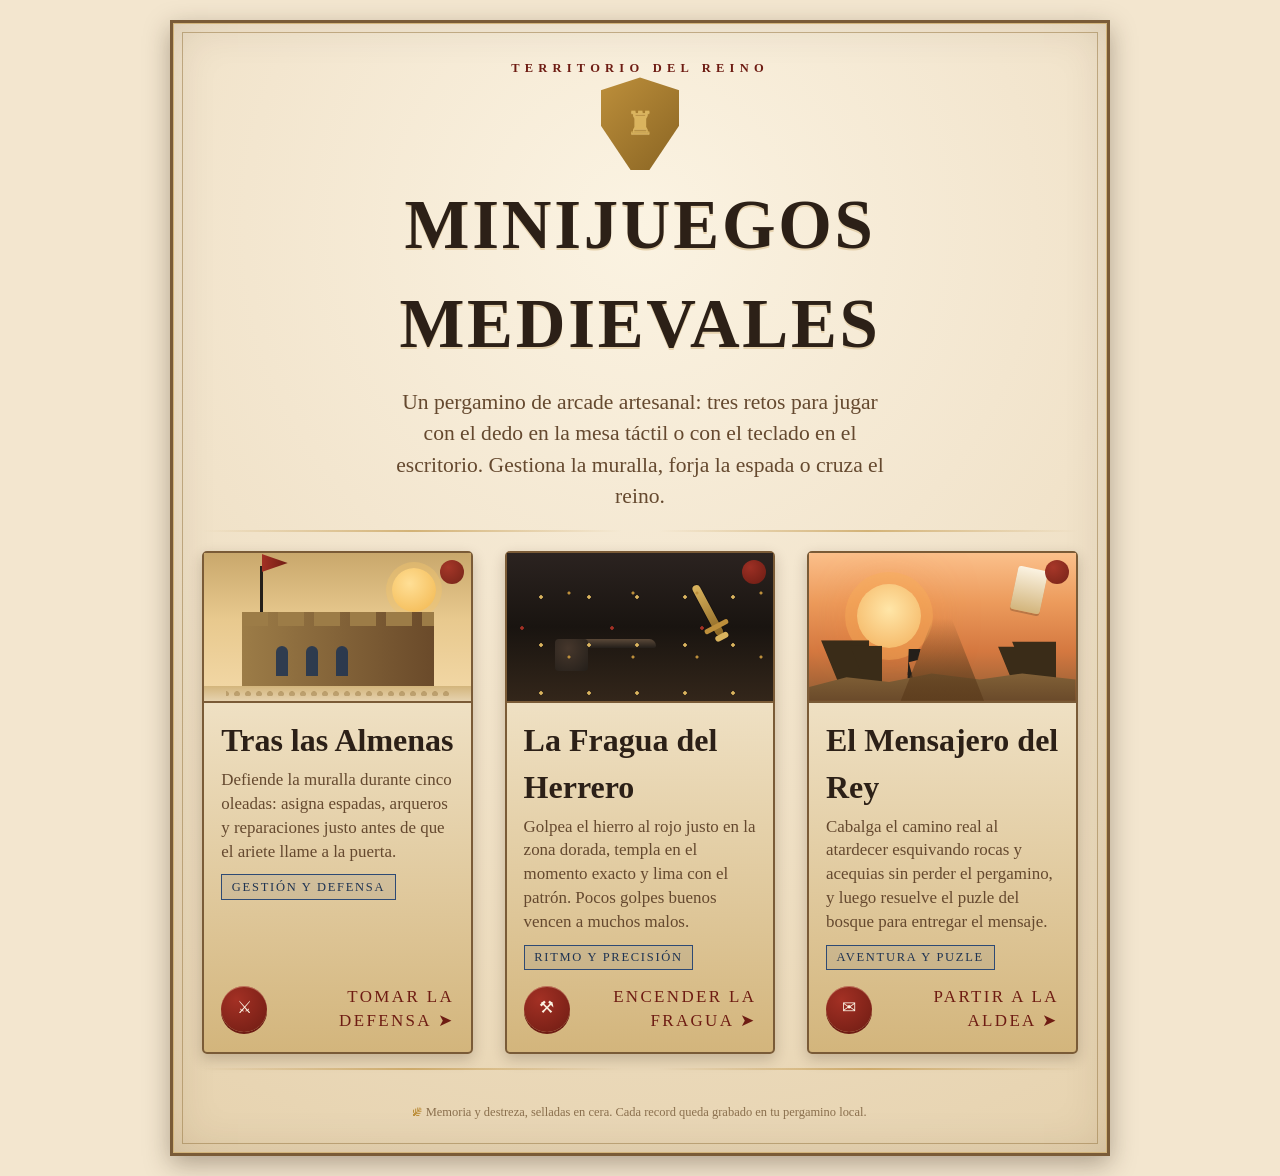
<file: index.html>
<!doctype html>
<html lang="es">
<head>
  <meta charset="utf-8">
  <meta name="viewport" content="width=device-width, initial-scale=1, viewport-fit=cover">
  <title>Minijuegos Medievales · Pergamino del Reino</title>
  <meta name="description" content="Pack de tres minijuegos arcade artesanales inspirados en el manuscrito medieval: almenas, fragua y camino real.">
  <link rel="stylesheet" href="style.css">
</head>
<body class="menu-pagina">

<main class="page">
  <div class="papel">

    <header class="cabecera">
      <div class="reino">Territorio del Reino</div>
      <div class="crest" role="img" aria-label="Escudo de armas del reino"></div>
      <h1>Minijuegos Medievales</h1>
      <p class="sub">Un pergamino de arcade artesanal: tres retos para jugar con el dedo en la mesa
        táctil o con el teclado en el escritorio. Gestiona la muralla, forja la espada o cruza el reino.</p>
    </header>

    <div class="filig" aria-hidden="true"><span class="gema"></span></div>

    <!-- ==================== MENÚ DE TARJETAS ==================== -->
    <nav class="menu" aria-label="Juegos">

      <!-- Castillo · Tras las Almenas -->
      <a class="card" href="castillo.html" aria-label="Jugar Tras las Almenas: defensa del castillo">
        <div class="portada" aria-hidden="true">
          <div class="escena-castillo">
            <div class="cielo"></div>
            <div class="sol"></div>
            <div class="muralla">
              <div class="almenas"></div>
              <div class="vanos"></div>
              <div class="bandera"></div>
            </div>
            <div class="suelo"></div>
            <div class="piedras"></div>
          </div>
        </div>
        <div class="cuerpo">
          <h2>Tras las Almenas</h2>
          <p class="mecanica">Defiende la muralla durante cinco oleadas: asigna espadas, arqueros
            y reparaciones justo antes de que el ariete llame a la puerta.</p>
          <span class="etiqueta">Gestión y defensa</span>
          <div class="play-row">
            <span class="sello-lacre">⚔</span>
            <span class="promesa">Tomar la defensa</span>
          </div>
        </div>
      </a>

      <!-- Fragua · La Fragua del Herrero -->
      <a class="card" href="fragua.html" aria-label="Jugar La Fragua del Herrero: obra del hierro">
        <div class="portada" aria-hidden="true">
          <div class="escena-fragua">
            <div class="espada"></div>
            <div class="yunque">
              <div class="yugo"></div>
              <div class="cuerpo"></div>
            </div>
            <div class="chispas"></div>
          </div>
        </div>
        <div class="cuerpo">
          <h2>La Fragua del Herrero</h2>
          <p class="mecanica">Golpea el hierro al rojo justo en la zona dorada, templa en el momento
            exacto y lima con el patrón. Pocos golpes buenos vencen a muchos malos.</p>
          <span class="etiqueta">Ritmo y precisión</span>
          <div class="play-row">
            <span class="sello-lacre">⚒</span>
            <span class="promesa">Encender la fragua</span>
          </div>
        </div>
      </a>

      <!-- Heraldo · El Mensajero del Rey -->
      <a class="card" href="heraldo.html" aria-label="Jugar El Mensajero del Rey: cabalgar y entregar">
        <div class="portada" aria-hidden="true">
          <div class="escena-heraldo">
            <div class="sol-bajo"></div>
            <div class="arbol--a arbol"></div>
            <div class="arbol--b arbol"></div>
            <div class="arbol--c arbol"></div>
            <div class="arbol--d arbol"></div>
            <div class="pergamino"></div>
            <div class="jinete"></div>
            <div class="colinas"></div>
            <div class="carretera"></div>
          </div>
        </div>
        <div class="cuerpo">
          <h2>El Mensajero del Rey</h2>
          <p class="mecanica">Cabalga el camino real al atardecer esquivando rocas y acequias sin
            perder el pergamino, y luego resuelve el puzle del bosque para entregar el mensaje.</p>
          <span class="etiqueta">Aventura y puzle</span>
          <div class="play-row">
            <span class="sello-lacre">✉</span>
            <span class="promesa">Partir a la aldea</span>
          </div>
        </div>
      </a>

    </nav>

    <div class="filig" aria-hidden="true"><span class="gema"></span></div>

    <footer class="pie">
      <span>Memoria y destreza, selladas en cera. Cada record queda grabado en tu pergamino local.</span>
    </footer>

  </div>
</main>

</body>
</html>
</file>
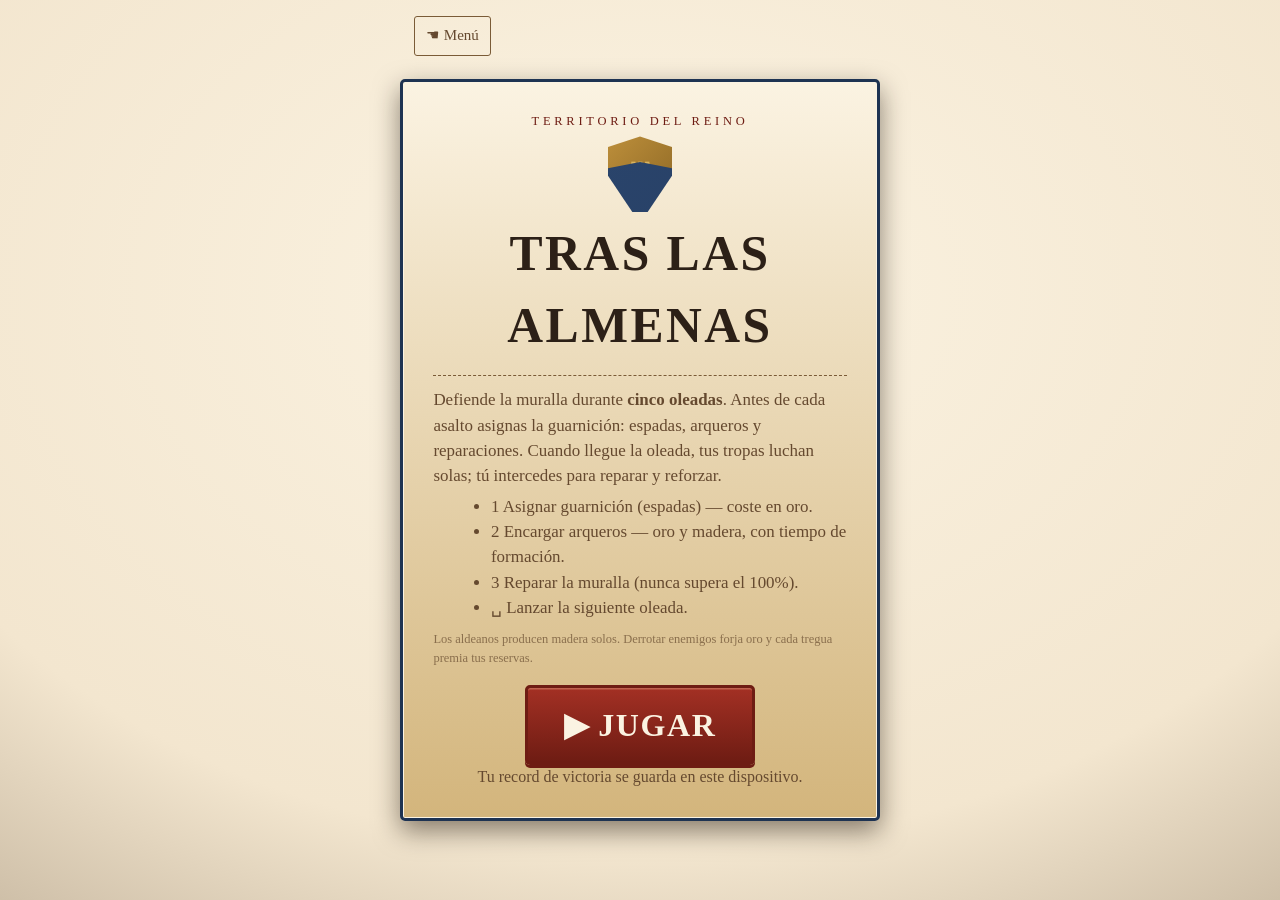
<file: castillo.html>
<!doctype html>
<html lang="es">
<head>
  <meta charset="utf-8">
  <meta name="viewport" content="width=device-width, initial-scale=1, viewport-fit=cover">
  <title>Tras las Almenas · Minijuegos Medievales</title>
  <link rel="stylesheet" href="style.css">
</head>
<body class="juego castillo">

<div class="marco">

  <a class="volver" href="index.html">Menú</a>
  <h1 class="titulo-juego">Tras las Almenas</h1>

  <!-- Pantalla de título (convenio del verificador) -->
  <div class="overlay" id="mj-titulo">
    <section class="panel-titulo">
      <div class="reino">Territorio del Reino</div>
      <div class="crest" role="img" aria-label="Escudo"></div>
      <h2>Tras las Almenas</h2>
      <div class="mecanica-texto">
        <p>Defiende la muralla durante <strong>cinco oleadas</strong>. Antes de cada asalto asignas
        la guarnición: espadas, arqueros y reparaciones. Cuando llegue la oleada, tus tropas luchan
        solas; tú intercedes para reparar y reforzar.</p>
        <ul>
          <li><span aria-hidden="true">1</span> Asignar guarnición (espadas) — coste en oro.</li>
          <li><span aria-hidden="true">2</span> Encargar arqueros — oro y madera, con tiempo de formación.</li>
          <li><span aria-hidden="true">3</span> Reparar la muralla (nunca supera el 100%).</li>
          <li><span aria-hidden="true">␣</span> Lanzar la siguiente oleada.</li>
        </ul>
        <p class="nota">Los aldeanos producen madera solos. Derrotar enemigos forja oro y cada tregua
        premia tus reservas.</p>
      </div>
      <button class="btn btn-jugar" id="btn-jugar" aria-label="Jugar Tras las Almenas">JUGAR</button>
      <p class="muted">Tu record de victoria se guarda en este dispositivo.</p>
    </section>
  </div>

  <!-- HUD -->
  <div class="hud" id="mj-hud" hidden>
    <span class="chip">🏰 <span class="etq">Muro</span> <span class="val" id="hud-muro">100%</span></span>
    <span class="chip">🪙 <span class="val" id="hud-oro">34</span></span>
    <span class="chip">🪵 <span class="val" id="hud-madera">10</span></span>
    <span class="chip">🪨 <span class="val" id="hud-piedra">8</span></span>
    <span class="chip">⚔ <span class="etq">Oleada</span> <span class="val" id="hud-oleada">1/5</span></span>
    <span class="chip">💀 <span class="etq">Bajas</span> <span class="val" id="hud-bajas">0</span></span>
    <div class="barra barra--lacre" role="progressbar" aria-label="Vida de la muralla" aria-valuenow="100" aria-valuemin="0" aria-valuemax="100" id="barra-muro">
      <span class="lleno" id="fill-muro" style="width:100%"></span>
    </div>
  </div>

  <!-- Escenario -->
  <div class="escenario">
    <canvas id="lienzo" width="640" height="360" aria-label="Campo de batalla: la muralla vista de perfil"></canvas>
    <div class="manto" aria-hidden="true"></div>
  </div>
  <p class="nota-canvas" id="mini-estado" role="status" aria-live="polite">Preparándote…</p>

  <!-- Paneles de reserva -->
  <div class="paneles" id="mj-paneles" hidden>
    <section class="panel">
      <h4>Guarnición</h4>
      <div class="filera"><span>Espadas</span><span class="val" id="pan-espadas">1</span></div>
      <div class="filera"><span>Arqueros</span><span class="val" id="pan-arqueros">0</span></div>
      <div class="progreso" id="forma-envol" hidden><span class="lleno" id="barra-forma" style="width:0%"></span></div>
    </section>
    <section class="panel">
      <h4>Reserva</h4>
      <div class="filera"><span>Monedas</span><span class="val" id="pan-monedas">34</span></div>
      <div class="filera"><span>Madera</span><span class="val" id="pan-madera">10</span></div>
      <div class="filera"><span>Piedra</span><span class="val" id="pan-piedra">8</span></div>
      <div class="filera"><span>Muro</span><span class="val" id="pan-muro">100%</span></div>
    </section>
  </div>

  <!-- Controles táctiles -->
  <div class="controles" id="mj-controles" hidden>
    <button class="tbtn" id="bt-asignar" aria-label="Reclutar una espada en la guarnición"><span class="tecla">1</span>Asignar</button>
    <button class="tbtn" id="bt-flechas" aria-label="Encargar un arquero"><span class="tecla">2</span>Flechas</button>
    <button class="tbtn" id="bt-reparar" aria-label="Reparar la muralla"><span class="tecla">3</span>Reparar</button>
    <button class="tbtn tbtn--lacre" id="bt-oleada" aria-label="Lanzar la siguiente oleada"><span class="tecla">␣</span>Oleada</button>
  </div>

</div>

<!-- Pantalla final (victoria/derrota) -->
<div class="overlay" id="mj-fin" hidden>
  <section class="panel-titulo panel--victoria">
    <div class="reino">Territorio del Reino</div>
    <div class="crest" role="img" aria-label="Escudo"></div>
    <h2 id="fin-titulo">Victoria</h2>
    <p id="fin-sub" class="muted">Las cinco oleadas han sido repelidas.</p>
    <div class="datos-grid" id="fin-datos"></div>
    <p class="record" id="fin-record"></p>
    <button class="btn btn--oro btn-rejugar" id="btn-rejugar" aria-label="Jugar de nuevo">Jugar de nuevo</button>
  </section>
</div>

<script>
(function () {
  "use strict";
  var $ = document.getElementById.bind(document);
  var lienzo = $("lienzo");
  var ctx = lienzo.getContext("2d");
  var reduce = (window.matchMedia && window.matchMedia("(prefers-reduced-motion: reduce)").matches);

  /* ------------------------------------------------------------------
     Geometría lógica (canvas 640x360)
     ------------------------------------------------------------------ */
  var W = 640, H = 360, G = 288;          // suelo en y=288
  var MURALLA_X = 366;                    // cara frontal de la muralla
  var GOLPE_X = 330;                      // donde se detienen los enemigos a asaltar
  var PUERTA_X = 432;                     // centro de arte de la puerta

  /* ------------------------------------------------------------------
     Economía
     ------------------------------------------------------------------ */
  var MURO_MAX = 100;
  var COSTO_ESPADA = 12;
  var COSTO_ARCO_ORO = 12, COSTO_ARCO_MADERA = 6;
  var TIEMPO_FORMA = 3.6;
  var COSTO_REPARO_ORO = 3, COSTO_REPARO_PIEDRA = 4, REPARO_CURA = 6;
  var TIC_ALDEANO = 2.4, MADERA_ALDEANO = 1;
  var DPS_ESPADA = 6, DANO_ARCO = 9;
  var BONO_BASE = 4;
  var ORO_MUERTO = { inf: 6, ariete: 16, torre: 22 };

  /* ------------------------------------------------------------------
     Enemigos: hp, velocidad, daño a muralla, cadencia, altura de arte
     ------------------------------------------------------------------ */
  var EST = {
    inf:    { hp: 34,  spd: 20, dmg: 6,  cd: 2.2, h: 26 },
    ariete: { hp: 110, spd: 8,  dmg: 17, cd: 2.1, h: 30 },
    torre:  { hp: 180, spd: 4,  dmg: 9,  cd: 0.5, h: 92 }
  };

  function composicion(n) {
    if (n === 1) return { inf: 7 };
    if (n === 2) return { inf: 8, ariete: 1 };
    if (n === 3) return { inf: 5, ariete: 2 };          // pico
    if (n === 4) return { inf: 7, ariete: 1, torre: 1 }; // recuperación
    if (n === 5) return { inf: 4, ariete: 2, torre: 2 }; // asalto final
    return { inf: 4, ariete: 1, torre: 1 };
  }

  /* ------------------------------------------------------------------
     Estado de partida
     ------------------------------------------------------------------ */
  var estado = "titulo";     // titulo | prep | oleada | victoria | derrota
  var muro, oro, madera, piedra, espadas, arqueros, oleada, bajas;
  var cola = [], enemigos = [], flechas = [], particulas = [];
  var formando = [];         // arqueros en formación {p}
  var aldeanoT = 0, fireT = 0, spawnT = 0, tiempoJuego = 0;

  var rafId = 0, rafCorriendo = false, pausado = false, ultimoT = 0;

  function nuevoDt(ahora) {
    var dt = (ahora - ultimoT) / 1000;
    ultimoT = ahora;
    return Math.min(dt, 0.05);
  }

  /* ------------------------------------------------------------------
     Toast y feedback
     ------------------------------------------------------------------ */
  var toastEl = null;
  function toast(txt, ms) {
    if (toastEl) toastEl.remove();
    toastEl = document.createElement("div");
    toastEl.className = "aviso";
    toastEl.textContent = txt;
    document.body.appendChild(toastEl);
    setTimeout(function () { if (toastEl) { toastEl.remove(); toastEl = null; } }, ms || 2000);
  }
  function flash(b) { b.classList.remove("is-flash"); void b.offsetWidth; b.classList.add("is-flash"); }
  function termino() { return estado === "victoria" || estado === "derrota"; }

  /* ------------------------------------------------------------------
     Acciones de los botones (jamás disabled; si no aplica, feedback)
     ------------------------------------------------------------------ */
  function accionAsignar() {
    if (termino()) return;
    if (oro >= COSTO_ESPADA) { oro -= COSTO_ESPADA; espadas++; toast("⚔ Guarnición reforzada"); }
    else { toast("Sin monedas para la espada (12)"); flash($("bt-asignar")); }
    sincronizarHUD();
  }
  function accionArqueros() {
    if (termino()) return;
    if (formando.length >= 3) { toast("Cuartel lleno: espera la formación"); flash($("bt-flechas")); return; }
    if (oro >= COSTO_ARCO_ORO && madera >= COSTO_ARCO_MADERA) {
      oro -= COSTO_ARCO_ORO; madera -= COSTO_ARCO_MADERA;
      formando.push({ p: 0 });
      toast("🏹 Arquero en formación");
    } else { toast("Faltan 12 monedas y 6 madera"); flash($("bt-flechas")); }
    sincronizarHUD();
  }
  function accionReparar() {
    if (termino()) return;
    if (muro >= MURO_MAX) { toast("La muralla está intacta"); flash($("bt-reparar")); chispas(PUERTA_X, G - 12, 6, "oro"); sincronizarHUD(); return; }
    if (oro >= COSTO_REPARO_ORO && piedra >= COSTO_REPARO_PIEDRA) {
      oro -= COSTO_REPARO_ORO; piedra -= COSTO_REPARO_PIEDRA;
      muro = Math.min(MURO_MAX, muro + REPARO_CURA);
      toast("🧱 Muralla reparada");
      chispas(PUERTA_X, G - 8, 8, "oro");
    } else { toast("Faltan 3 monedas y 4 piedra"); flash($("bt-reparar")); }
    sincronizarHUD();
  }
  function accionOleada() {
    if (termino()) return;
    if (estado === "prep") iniciarOleada();
    else { toast("La horda ya combate"); flash($("bt-oleada")); }
  }

  /* ------------------------------------------------------------------
     Oleadas
     ------------------------------------------------------------------ */
  function iniciarOleada() {
    estado = "oleada";
    cola.length = 0;
    var comp = composicion(oleada);
    Object.keys(comp).forEach(function (t) {
      for (var i = 0; i < comp[t]; i++) cola.push(t);
    });
    for (var i = cola.length - 1; i > 0; i--) {
      var j = Math.floor(Math.random() * (i + 1));
      var tmp = cola[i]; cola[i] = cola[j]; cola[j] = tmp;
    }
    spawnT = 0.7;
    toast("📯 Oleada " + oleada);
    sincronizarHUD();
  }

  function terminarOleada() {
    var bono = BONO_BASE + Math.floor(oro / 3) + Math.floor(madera / 3) + Math.floor(piedra / 4);
    oro += bono;
    sincronizarHUD();
    if (oleada >= 5) { victoria(); return; }
    oleada++;
    estado = "prep";
    toast("☕ Tregua · +" + bono + " monedas");
    sincronizarHUD();
  }

  function spawnEnemigo(tipo) {
    var s = EST[tipo];
    enemigos.push({ tipo: tipo, x: -30, hp: s.hp, maxHp: s.hp, cd: 0.6, muerto: false });
  }

  /* ------------------------------------------------------------------
     Combate
     ------------------------------------------------------------------ */
  function herir(e, dmg) {
    if (!e || e.muerto) return;
    e.hp -= dmg;
    if (e.hp <= 0) {
      e.muerto = true;
      if (e.x > 0) { bajas++; oro += ORO_MUERTO[e.tipo]; }
      esquirla(e.x, G - 18, e.tipo === "torre" ? 12 : 6);
    }
  }

  function combate(dt) {
    if (estado !== "oleada") return;

    for (var i = formando.length - 1; i >= 0; i--) {
      formando[i].p += dt / TIEMPO_FORMA;
      if (formando[i].p >= 1) { formando.splice(i, 1); arqueros++; }
    }

    // disparos
    fireT -= dt;
    if (fireT <= 0 && arqueros > 0) {
      var t = mejorBlanco();
      if (t) {
        for (var f = 0; f < Math.min(arqueros, 6); f++) {
          flechas.push({ x: MURALLA_X + 44 + f * 12, y: 124, tx: t.x, ty: t.y });
        }
        fireT = 0.8 / Math.max(0.4, arqueros * 0.6);
      }
    }

    // vuelo de flechas
    for (var a = flechas.length - 1; a >= 0; a--) {
      var fl = flechas[a];
      var ob = objetivoCercano(fl.tx, fl.ty);
      fl.tx = ob ? ob.x : fl.tx;
      fl.ty = ob ? (G - EST[ob.tipo].h + 8) : fl.ty;
      var dx = fl.tx - fl.x, dy = fl.ty - fl.y;
      var len = Math.sqrt(dx * dx + dy * dy);
      if (len > 1) { fl.x += dx / len * 440 * dt; fl.y += dy / len * 440 * dt; }
      if (len < 10) { if (ob) herir(ob, DANO_ARCO); flechas.splice(a, 1); }
    }

    // cuerpo a cuerpo de las espadas
    if (espadas > 0) {
      var m = combatiente();
      if (m) herir(m, DPS_ESPADA * espadas * dt);
    }

    // enemigos: avanzar + asaltar
    for (var e = enemigos.length - 1; e >= 0; e--) {
      var en = enemigos[e];
      if (en.muerto) { enemigos.splice(e, 1); continue; }
      if (en.x < GOLPE_X) {
        en.x += EST[en.tipo].spd * dt;
      } else {
        en.cd -= dt;
        if (en.cd <= 0) {
          en.cd = EST[en.tipo].cd;
          muro = Math.max(0, muro - EST[en.tipo].dmg);
          esquirla(en.x, G - EST[en.tipo].h / 2, 6);
          if (muro <= 0) { derrota(); return; }
        }
      }
    }

    // spawn
    spawnT -= dt;
    if (spawnT <= 0 && cola.length > 0) { spawnEnemigo(cola.shift()); spawnT = 0.85; }

    if (cola.length === 0 && enemigos.length === 0) terminarOleada();
  }

  function mejorBlanco() {
    var best = null, mx = -1e9;
    for (var i = 0; i < enemigos.length; i++) {
      if (!enemigos[i].muerto && enemigos[i].x > mx) { mx = enemigos[i].x; best = enemigos[i]; }
    }
    return best;
  }
  function combatiente() {
    var best = null, dmin = 1e9;
    for (var i = 0; i < enemigos.length; i++) {
      var d = Math.abs(enemigos[i].x - (GOLPE_X + 10));
      if (!enemigos[i].muerto && d < dmin) { dmin = d; best = enemigos[i]; }
    }
    return best;
  }
  function objetivoCercano(x, y) {
    var best = null, dmin = 1e9;
    for (var i = 0; i < enemigos.length; i++) {
      var e = enemigos[i];
      if (e.muerto) continue;
      var oy = G - EST[e.tipo].h + 8;
      var d = (e.x - x) * (e.x - x) + (oy - y) * (oy - y);
      if (d < dmin) { dmin = d; best = e; }
    }
    return best;
  }

  /* ------------------------------------------------------------------
     Partículas
     ------------------------------------------------------------------ */
  function esquirla(x, y, f) {
    if (reduce || particulas.length > CAP_PART) return;
    for (var i = 0; i < 6; i++) {
      particulas.push({
        x: x, y: y, vx: (Math.random() - 0.5) * 70, vy: -Math.random() * 90 - 24,
        r: 2 + Math.random() * 2, life: 0.55, max: 0.85,
        col: f > 9 ? [200, 120, 60] : [160, 140, 100]
      });
    }
  }
  function chispas(x, y, n, pal) {
    if (reduce || particulas.length > CAP_PART) return;
    for (var i = 0; i < n; i++) {
      particulas.push({
        x: x, y: y, vx: (Math.random() - 0.5) * 100, vy: -Math.random() * 120 - 20,
        r: 2 + Math.random() * 2, life: 0.4, max: 0.7,
        col: pal === "oro" ? [240, 210, 120] : [255, 180, 90]
      });
    }
  }

  // constante compartida de cap de partículas (ambas creadoras consentron en el mismo tope)
  var CAP_PART = 140;

  /* ------------------------------------------------------------------
     HUD
     ------------------------------------------------------------------ */
  function r(x) { return Math.max(0, Math.round(x)); }
  function sincronizarHUD() {
    set("hud-muro", r(muro) + "%");
    $("fill-muro").style.width = r(muro) + "%";
    $("barra-muro").setAttribute("aria-valuenow", String(r(muro)));
    set("hud-oro", oro); set("hud-madera", madera); set("hud-piedra", piedra);
    set("hud-oleada", oleada + "/5"); set("hud-bajas", bajas);
    set("pan-espadas", espadas); set("pan-arqueros", arqueros);
    set("pan-monedas", oro); set("pan-madera", madera); set("pan-piedra", piedra);
    set("pan-muro", r(muro) + "%");

    var ev = $("forma-envol");
    if (formando.length > 0) { ev.hidden = false; $("barra-forma").style.width = Math.round(formando[0].p * 100) + "%"; }
    else ev.hidden = true;

    $("mini-estado").textContent = estado === "oleada"
      ? "⚔ Oleada " + oleada + " — Espadas " + espadas + " · Arqueros " + arqueros + " · Bajas " + bajas
      : estado === "prep" ? "☕ Oleada " + oleada + "/5 — asigna y lanza 🎺" : estado;
  }
  function set(id, val) { document.getElementById(id).textContent = val; }

  /* ------------------------------------------------------------------
     Dibujo
     ------------------------------------------------------------------ */
  function colorCielo(t) {
    t = Math.max(0, Math.min(1, t));
    var a = [120, 150, 215], b = [56, 28, 24];
    return [Math.round(a[0] + (b[0] - a[0]) * t), Math.round(a[1] + (b[1] - a[1]) * t), Math.round(a[2] + (b[2] - a[2]) * t)];
  }

  function pintar(dt) {
    ctx.save();
    ctx.scale(lienzo.width / W, lienzo.height / H);

    var t = estado === "oleada" ? Math.min(1, (oleada - 1) / 4) : 0;
    var cielo = colorCielo(t);
    var grad = ctx.createLinearGradient(0, 0, 0, G);
    grad.addColorStop(0, "rgb(" + cielo[0] + "," + cielo[1] + "," + cielo[2] + ")");
    grad.addColorStop(0.55, "#e6d2ae");
    grad.addColorStop(1, "#d3b57c");
    ctx.fillStyle = grad; ctx.fillRect(0, 0, W, G);

    // sol
    ctx.beginPath(); ctx.arc(80, 120, 26, 0, Math.PI * 2);
    ctx.fillStyle = "rgba(255,224,150,0.95)"; ctx.fill();

    // lejanía
    ctx.fillStyle = "rgba(90,70,45,0.3)";
    ctx.beginPath(); ctx.moveTo(0, G); ctx.quadraticCurveTo(W * 0.3, G - 50, W * 0.6, G - 26); ctx.lineTo(W, G); ctx.closePath(); ctx.fill();

    // tierra
    ctx.fillStyle = "#7a5b37"; ctx.fillRect(0, G, W, H - G);
    ctx.fillStyle = "rgba(40,26,12,0.2)";
    for (var i = 0; i < 40; i++) ctx.fillRect((i * 31) % W, G + 2 + (i * 7) % 22, 3, 2);

    // muralla
    ctx.fillStyle = muro >= MURO_MAX * 0.5 ? "#a68b6b" : "#8f7152";
    ctx.fillRect(MURALLA_X, 108, W - MURALLA_X, G - 108);
    ctx.fillStyle = "rgba(40,26,15,0.4)";
    for (var y = 118; y < G; y += 13) ctx.fillRect(MURALLA_X, y, W - MURALLA_X, 1);
    ctx.fillStyle = "#8f7152";
    for (var m = MURALLA_X; m < W; m += 26) ctx.fillRect(m, 120, 14, 10);
    // bastión
    ctx.fillStyle = "#9a7d5c"; ctx.fillRect(W - 64, 150, 64, G - 150);
    ctx.fillStyle = "#8f7152";
    for (var m2 = W - 64; m2 < W; m2 += 20) ctx.fillRect(m2, 158, 12, 9);

    // puerta
    ctx.fillStyle = "#3e2818";
    ctx.beginPath(); ctx.moveTo(PUERTA_X - 26, G); ctx.lineTo(PUERTA_X - 26, G - 46); ctx.arc(PUERTA_X, G - 46, 26, Math.PI, 0); ctx.lineTo(PUERTA_X + 26, G); ctx.closePath(); ctx.fill();

    bandera();
    dibujarEspadas();
    for (var ej = 0; ej < enemigos.length; ej++) dibujarEnemigo(enemigos[ej]);

    // flechas
    ctx.strokeStyle = "#3a2413"; ctx.lineWidth = 1.6;
    for (var k = 0; k < flechas.length; k++) {
      ctx.beginPath(); ctx.moveTo(flechas[k].x, flechas[k].y); ctx.lineTo(flechas[k].x - 9, flechas[k].y + 7); ctx.stroke();
    }

    // partículas (avanzan con el dt real ya acotado por nuevoDt)
    for (var p = particulas.length - 1; p >= 0; p--) {
      var pt = particulas[p];
      pt.life -= dt; pt.x += pt.vx * dt; pt.y += pt.vy * dt; pt.vy += 50 * dt;
      if (pt.life <= 0) { particulas.splice(p, 1); continue; }
      var al = Math.max(0, pt.life / pt.max);
      ctx.globalAlpha = al;
      ctx.fillStyle = "rgb(" + pt.col.join(",") + ")";
      ctx.beginPath(); ctx.arc(pt.x, pt.y, pt.r * (0.4 + al), 0, Math.PI * 2); ctx.fill();
    }
    ctx.globalAlpha = 1;

    // viñeta
    ctx.fillStyle = "rgba(30,20,10,0.08)"; ctx.fillRect(0, 0, W, H);

    // etiqueta superior
    ctx.fillStyle = estado === "oleada" ? "#a33024" : "#2e4a74";
    ctx.font = "bold 17px Georgia, serif";
    ctx.fillText((estado === "oleada" ? "⚔ OLEADA " : "☕ OLEADA ") + oleada + " / 5", 16, 24);

    ctx.restore();
  }

  function bandera() {
    ctx.strokeStyle = "#241f1a"; ctx.lineWidth = 3;
    ctx.beginPath(); ctx.moveTo(PUERTA_X, 60); ctx.lineTo(PUERTA_X + 34, 74); ctx.lineTo(PUERTA_X, 84); ctx.closePath();
    ctx.fillStyle = "#a33024"; ctx.fill();
  }

  function dibujarEspadas() {
    var n = Math.min(espadas, 12);
    for (var i = 0; i < n; i++) {
      var x = PUERTA_X - 52 + (i % 4) * 13;
      var y = G - 24 - Math.floor(i / 4) * 5;
      ctx.fillStyle = "#6a4a2a"; ctx.fillRect(x - 4, y - 12, 8, 15);
      ctx.fillStyle = "#c9b98b"; ctx.beginPath(); ctx.arc(x, y - 14, 5, Math.PI, 0); ctx.fill();
      ctx.strokeStyle = "#cfcfcf"; ctx.lineWidth = 1.5;
      ctx.beginPath(); ctx.moveTo(x + 4, y - 6); ctx.lineTo(x + 4, y - 20); ctx.stroke();
    }
  }

  function dibujarEnemigo(e) {
    var s = EST[e.tipo], x = e.x, yb = G;
    if (e.tipo === "inf") {
      ctx.fillStyle = "#9a2a20"; ctx.fillRect(x - 5, yb - 24, 10, 18);
      ctx.fillStyle = "#6e1c13"; ctx.fillRect(x - 5, yb - 24, 4, 16);
      ctx.fillStyle = "#c9b9a0"; ctx.beginPath(); ctx.arc(x, yb - 27, 5, Math.PI, 0); ctx.fill();
    } else if (e.tipo === "ariete") {
      ctx.fillStyle = "#5a3c28"; ctx.fillRect(x - 30, yb - 16, 52, 10);
      ctx.fillStyle = "#3a2c1a"; ctx.beginPath(); ctx.arc(x - 26, yb - 11, 8, 0, Math.PI * 2); ctx.fill();
      ctx.fillStyle = "#8a6a46"; ctx.beginPath(); ctx.arc(x + 26, yb - 6, 9, 0, Math.PI * 2); ctx.fill();
      ctx.strokeStyle = "#241f1a"; ctx.lineWidth = 3;
      ctx.beginPath(); ctx.moveTo(x - 26, yb - 12); ctx.lineTo(x + 4, yb - 10); ctx.moveTo(x + 8, yb - 10); ctx.lineTo(x + 26, yb - 8); ctx.stroke();
    } else {
      ctx.fillStyle = "#6e4f2f"; ctx.fillRect(x - 16, yb - 86, 32, 86);
      ctx.fillStyle = "#5a3c28"; ctx.fillRect(x - 16, yb - 86, 32, 9); ctx.fillRect(x - 16, yb - 56, 32, 9);
      ctx.fillStyle = "#3a2c1a"; ctx.beginPath(); ctx.moveTo(x - 20, yb - 86); ctx.lineTo(x, yb - 100); ctx.lineTo(x + 20, yb - 86); ctx.closePath(); ctx.fill();
    }
    if (e.hp < e.maxHp) {
      var w = e.tipo === "inf" ? 12 : 24;
      var by = yb - (e.tipo === "inf" ? 50 : 110);
      ctx.fillStyle = "#16100c"; ctx.fillRect(x - w / 2, by - 6, w, 3);
      ctx.fillStyle = e.hp / e.maxHp > 0.3 ? "#8fae5a" : "#c0392b";
      ctx.fillRect(x - w / 2, by - 6, w * Math.max(0, e.hp / e.maxHp), 3);
    }
  }

  /* ------------------------------------------------------------------
     Bucle principal
     ------------------------------------------------------------------ */
  function bucle(ahora) {
    if (!rafCorriendo) return;
    if (pausado) { rafId = requestAnimationFrame(bucle); return; }
    var dt = nuevoDt(ahora);
    var esOleada = estado === "oleada";
    if (esOleada) combate(dt);

    // producción pasiva de madera (aldeanos) y cronómetro
    tiempoJuego += dt;
    aldeanoT -= dt;
    if (aldeanoT <= 0) { madera += MADERA_ALDEANO; aldeanoT = TIC_ALDEANO; sincronizarHUD(); }
    if (esOleada) sincronizarHUD();

    pintar(dt);
    rafId = requestAnimationFrame(bucle);
  }

  document.addEventListener("visibilitychange", function () {
    pausado = document.hidden;
    if (!pausado) ultimoT = performance.now();
  });

  /* ------------------------------------------------------------------
     Inicio / reinicio
     ------------------------------------------------------------------ */
  function reset() {
    muro = MURO_MAX; oro = 34; madera = 10; piedra = 8;
    espadas = 1; arqueros = 0; oleada = 1; bajas = 0;
    cola.length = 0; enemigos.length = 0; flechas.length = 0; particulas.length = 0; formando.length = 0;
    aldeanoT = TIC_ALDEANO; fireT = 0; spawnT = 0.7; tiempoJuego = 0;
  }

  function iniciarLoop() {
    if (rafCorriendo) cancelAnimationFrame(rafId);
    rafCorriendo = true; ultimoT = performance.now();
    rafId = requestAnimationFrame(bucle);
  }
  function detenerLoop() { rafCorriendo = false; if (rafId) cancelAnimationFrame(rafId); }

  function empiezaJuego() {
    $("mj-titulo").classList.add("is-hidden");
    $("mj-hud").hidden = false;
    $("mj-paneles").hidden = false;
    $("mj-controles").hidden = false;
    $("mj-fin").hidden = true;
    reset();
    estado = "prep";
    sincronizarHUD();
    ajustarLienzo();
    iniciarLoop();
  }

  /* ------------------------------------------------------------------
     Resultados
     ------------------------------------------------------------------ */
  function finalizar(ganado, titulo, sub) {
    detenerLoop();
    estado = ganado ? "victoria" : "derrota";
    var pts = calcularPuntos();
    var key = "minijuegos-medievales.castillo.record";
    var previo = 0;
    try { previo = parseInt(localStorage.getItem(key) || "0", 10) || 0; } catch (e) {}
    if (ganado && pts > previo) { try { localStorage.setItem(key, String(pts)); } catch (e) {} }

    // aspecto del panel final: victoria = dorado, derrota = lacre/rojo
    var panel = $("mj-fin").querySelector(".panel-titulo");
    panel.classList.toggle("panel--victoria", !!ganado);
    panel.classList.toggle("panel--derrota", !ganado);

    $("fin-titulo").textContent = titulo;
    $("fin-sub").textContent = sub;
    $("fin-record").textContent = ganado
      ? (previo ? "Record anterior: " + previo : "¡Nuevo record guardado!")
      : "Record por victoria: " + previo;

    var grid = $("fin-datos");
    grid.innerHTML = "";
    [
      [pts, "Puntuación"],
      [Math.max(0, Math.round(muro)), "Muralla restante"],
      [bajas, "Bajas de la horda"],
      [oro + madera + piedra, "Reserva total"]
    ].forEach(function (c) {
      var d = document.createElement("div");
      d.innerHTML = "<span>" + c[1] + "</span><b>" + c[0] + "</b>";
      grid.appendChild(d);
    });
    $("mj-fin").hidden = false;
  }

  function calcularPuntos() {
    return Math.round(muro * 2 + bajas * 1.6 + (oro + madera + piedra) * 0.9 + Math.max(0, 240 - tiempoJuego) * 1.4);
  }
  function victoria() { finalizar(true, "La defensa resiste", "Cinco oleadas repelidas. Reina la calma al otro lado del valle."); }
  function derrota() { finalizar(false, "La muralla cae", "La horda irrumpió en la " + oleada + "ª oleada. Vuelve a intentarlo."); }

  /* ------------------------------------------------------------------
     Canvas
     ------------------------------------------------------------------ */
  function ajustarLienzo() {
    var dpr = Math.min(window.devicePixelRatio || 1, 2);
    var r = lienzo.getBoundingClientRect();
    if (r.width > 0) { lienzo.width = Math.round(r.width * dpr); lienzo.height = Math.round(r.height * dpr); }
  }
  window.addEventListener("resize", ajustarLienzo);
  window.addEventListener("orientationchange", ajustarLienzo);

  /* ------------------------------------------------------------------
     Eventos
     ------------------------------------------------------------------ */
  $("btn-jugar").addEventListener("click", empiezaJuego);
  $("btn-rejugar").addEventListener("click", empiezaJuego);
  $("bt-asignar").addEventListener("click", function (ev) { flash(ev.currentTarget); accionAsignar(); });
  $("bt-flechas").addEventListener("click", function (ev) { flash(ev.currentTarget); accionArqueros(); });
  $("bt-reparar").addEventListener("click", function (ev) { flash(ev.currentTarget); accionReparar(); });
  $("bt-oleada").addEventListener("click", function (ev) { flash(ev.currentTarget); accionOleada(); });

  window.addEventListener("keydown", function (ev) {
    if (ev.repeat) return;
    var k = ev.key;
    if (estado === "titulo") { if (k === "Enter") empiezaJuego(); return; }
    if (estado === "victoria" || estado === "derrota") {
      if (k === "Enter" || k === " ") { ev.preventDefault(); empiezaJuego(); }
      return;
    }
    if (k === " " || k === "ArrowUp" || k === "ArrowDown") ev.preventDefault();
    if (k === "1" || k === "ArrowUp") accionAsignar();
    else if (k === "2") accionArqueros();
    else if (k === "3" || k === "ArrowDown") accionReparar();
    else if (k === " " || k === "ArrowRight") accionOleada();
  });

  reset();
  sincronizarHUD();
})();
</script>

</body>
</html>
</file>
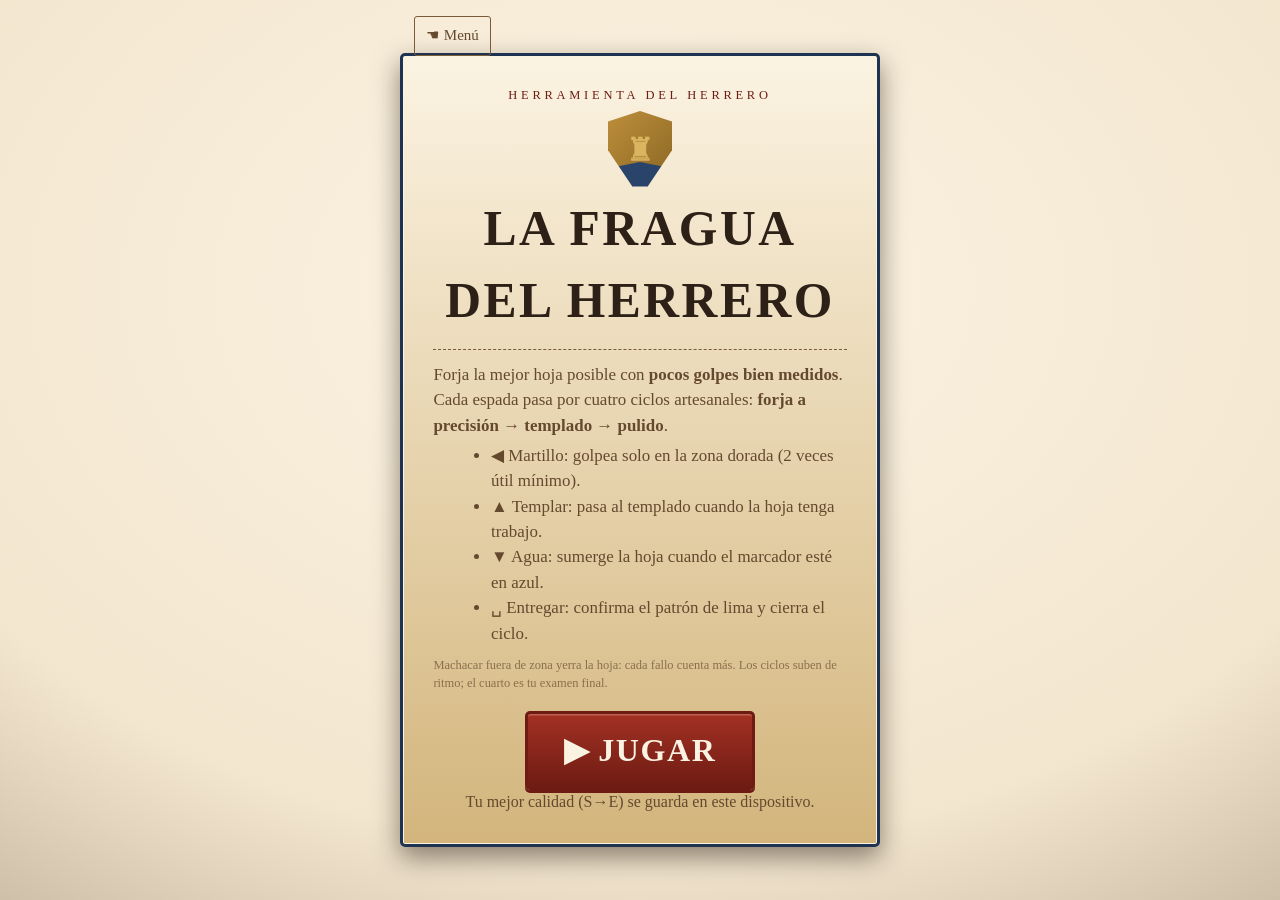
<file: fragua.html>
<!doctype html>
<html lang="es">
<head>
  <meta charset="utf-8">
  <meta name="viewport" content="width=device-width, initial-scale=1, viewport-fit=cover">
  <title>La Fragua del Herrero · Minijuegos Medievales</title>
  <link rel="stylesheet" href="style.css">
</head>
<body class="juego fragua">

<div class="marco">

  <a class="volver" href="index.html">Menú</a>
  <h1 class="titulo-juego">La Fragua del Herrero</h1>

  <!-- Pantalla de título (convenio del verificador) -->
  <div class="overlay" id="mj-titulo">
    <section class="panel-titulo">
      <div class="reino">Herramienta del Herrero</div>
      <div class="crest" role="img" aria-label="Escudo"></div>
      <h2>La Fragua del Herrero</h2>
      <div class="mecanica-texto">
        <p>Forja la mejor hoja posible con <strong>pocos golpes bien medidos</strong>. Cada espada
        pasa por cuatro ciclos artesanales: <strong>forja a precisión → templado → pulido</strong>.</p>
        <ul>
          <li><span aria-hidden="true">◀</span> Martillo: golpea solo en la zona dorada (2 veces útil mínimo).</li>
          <li><span aria-hidden="true">▲</span> Templar: pasa al templado cuando la hoja tenga trabajo.</li>
          <li><span aria-hidden="true">▼</span> Agua: sumerge la hoja cuando el marcador esté en azul.</li>
          <li><span aria-hidden="true">␣</span> Entregar: confirma el patrón de lima y cierra el ciclo.</li>
        </ul>
        <p class="nota">Machacar fuera de zona yerra la hoja: cada fallo cuenta más. Los ciclos suben
        de ritmo; el cuarto es tu examen final.</p>
      </div>
      <button class="btn btn-jugar" id="btn-jugar" aria-label="Empezar a forjar">JUGAR</button>
      <p class="muted">Tu mejor calidad (S→E) se guarda en este dispositivo.</p>
    </section>
  </div>

  <!-- HUD -->
  <div class="hud" id="mj-hud" hidden>
    <span class="chip">⚒ <span class="etq">Ciclo</span> <span class="val" id="hud-ciclo">1/4</span></span>
    <span class="chip">🛠 <span class="etq">Fase</span> <span class="val" id="hud-fase">Forja</span></span>
    <span class="chip">⬤ <span class="etq">Calidad</span> <span class="val" id="hud-cal">0</span></span>
    <span class="chip">🗡 <span class="etq">Letra</span> <span class="val" id="hud-letra">E</span></span>
  </div>

  <!-- Escenario -->
  <div class="escenario">
    <canvas id="lienzo" width="640" height="360" aria-label="La fragua: la hoja, el yunque y el marcador de calentamiento"></canvas>
    <div class="manto" aria-hidden="true"></div>
  </div>
  <p class="nota-canvas" id="linea-fase" role="status" aria-live="polite">Forja · Ciclo 1 · Golpea en la zona dorada</p>

  <!-- Paneles: objetivo, calidad y leyenda no-dependiente-de-color -->
  <div class="paneles" id="mj-paneles" hidden>
    <section class="panel">
      <h4>Calidad de la hoja</h4>
      <div class="barra barra--oro" role="progressbar" aria-label="Calidad acumulada" aria-valuenow="0" aria-valuemin="0" aria-valuemax="100" id="barra-cal">
        <span class="lleno" id="fill-cal" style="width:0%"></span>
      </div>
      <p class="tenue" id="panel-objetivo">◀ golpea en dorado · necesidad 2 golpes</p>
    </section>
    <section class="panel">
      <h4>Zonas (patrón, no solo color)</h4>
      <div class="legend-row">
        <span class="legend-chip"><b>◇</b><span class="pleca-oro"></span>perfecta</span>
        <span class="legend-chip"><b>▦</b><span class="pleca-oro"></span>dorada</span>
        <span class="legend-chip"><b>▤</b><span class="pleca-azul"></span>azul ideal</span>
      </div>
      <p class="tenue" id="panel-ayuda"><span id="panel-molde"></span></p>
    </section>
  </div>

  <!-- Controles táctiles -->
  <div class="controles" id="mj-controles" hidden>
    <button class="tbtn tbtn--oro" id="bt-martillo" aria-label="Golpear con el martillo"><span class="bt-label">Martillo</span><span class="tecla">◀</span></button>
    <button class="tbtn" id="bt-templar" aria-label="Templar la hoja"><span class="bt-label">Templar</span><span class="tecla">▲</span></button>
    <button class="tbtn" id="bt-agua" aria-label="Sumergir la hoja en agua"><span class="bt-label">Agua</span><span class="tecla">▼</span></button>
    <button class="tbtn tbtn--oro" id="bt-entregar" aria-label="Entregar / cerrar el ciclo"><span class="bt-label">Entregar</span><span class="tecla">␣</span></button>
  </div>

</div>

<!-- Pantalla final -->
<div class="overlay" id="mj-fin" hidden>
  <section class="panel-titulo panel--victoria">
    <div class="reino">Herramienta del Herrero</div>
    <div class="grado-final" id="fin-grado">S</div>
    <h2 id="fin-titulo">Hoja terminada</h2>
    <div class="barra barra--oro" id="fin-barra" role="progressbar" aria-label="Calidad final" aria-valuenow="0" aria-valuemin="0" aria-valuemax="100">
      <span class="lleno" id="fin-fill" style="width:0%"></span>
    </div>
    <div class="desglose" id="fin-desglose"></div>
    <p class="record" id="fin-record"></p>
    <button class="btn btn--oro btn-rejugar" id="btn-rejugar" aria-label="Forjar otra hoja">Forjar otra</button>
  </section>
</div>

<script>
/* ====================================================================
   LA FRAGUA DEL HERRERO — rompecabezas de ritmo y precisión.
   Flujo: título → ciclo 1..4 (Forja → Templado → Pulido) → resultado.
   Un rAF con dt acotado, pausa por visibilitychange, canvas DPR.
   Sin dependencias ni red. IDs obligatorios respetados. Jamás disabled.
   ==================================================================== */
(function () {
  "use strict";

  var $ = document.getElementById.bind(document);
  var lienzo = $("lienzo");
  var ctx = lienzo.getContext("2d");
  var reduce = (window.matchMedia && window.matchMedia("(prefers-reduced-motion: reduce)").matches);

  // ---- geometría del lienzo (lógica) ----
  var W = 640, H = 360, GR = 320;               // suelo del taller

  // ---- progresión y zonas ----
  var CICLO_MAX = 4;
  var SIM = ["◇", "✣", "≈"];                    // símbolos robustos de lima
  var MAPA = { martillo: 0, templar: 1, agua: 2 };
  var PERIODO_BASE = 2.6;                        // s por oscilación completa
  var GOLD_C = 0.5;                              // centro de zona dorada en [0,1]
  var TPL_C = 0.62;                              // centro ideal de templado

  // ---- estado de la partida ----
  var estado = "titulo";    // titulo | juego | fin
  var fase = "forja";       // forja | templado | pulido
  var ciclo = 1;

  var calidad = 0;          // 0..100 acumulada
  var tFase = 0;            // tiempo dentro de la fase
  var tBar = 0;             // acumulador de la oscilación térmica
  var tTemp = 0;            // tiempo de templado
  var golpeZona = 0;        // golpes útiles en EL ciclo actual
  var golpeMal = 0;         // golpes malos en el ciclo actual
  var golpeTot = 0;         // golpes totales en el ciclo actual

  var pulSec = [];          // secuencia de pulido del ciclo
  var pulPos = 0, pulErr = 0;

  // totales para el desglose final
  var forjaPerf = 0, forjaBueno = 0, forjaMal = 0;
  var templPerf = 0, templBueno = 0, templLejos = 0;
  var puliErrTot = 0, penalTot = 0;

  var chispas = [], vapor = [], grietas = [];

  var mensaje = "", mensajeT = 0;   // mensaje de fase persistente (DOM)
  var avisoTexto = "", avisoT = 0;  // aviso destacado en canvas

  // ---- loop ----
  var rafId = 0, rafCorriendo = false, pausado = false, ultimoT = 0;

  function nuevoDt(ahora) { var dt = (ahora - ultimoT) / 1000; ultimoT = ahora; return Math.min(dt, 0.05); }

  /* ------------------------------------------------------------------
     Utilidades de UI
     ------------------------------------------------------------------ */
  var toastEl = null;
  function toast(txt, ms) {
    if (toastEl) toastEl.remove();
    toastEl = document.createElement("div");
    toastEl.className = "aviso";
    toastEl.textContent = txt;
    document.body.appendChild(toastEl);
    setTimeout(function () { if (toastEl) { toastEl.remove(); toastEl = null; } }, ms || 1700);
  }
  function flash(b) { b.classList.remove("is-flash"); void b.offsetWidth; b.classList.add("is-flash"); }

  function letra(q) {
    if (q >= 95) return "S";
    if (q >= 82) return "A";
    if (q >= 68) return "B";
    if (q >= 54) return "C";
    if (q >= 40) return "D";
    return "E";
  }

  /* ------------------------------------------------------------------
     Geometría derivada (sobre la que se dibuja el tiempo/frase)
     ------------------------------------------------------------------ */
  function periodo() { return PERIODO_BASE - (ciclo - 1) * 0.35; }
  function factor()  { return Math.max(0.62, 1 - (ciclo - 1) * 0.12); }
  function anchoGold() { return 0.12 * factor(); }
  function anchoPerf() { return 0.045 * factor(); }
  function oroPos() { return GOLD_C + 0.5 * Math.sin(tBar * 2 * Math.PI / periodo()); }

  /* ------------------------------------------------------------------
     ACCIONES DE LOS 4 BOTONES (nunca disabled; siempre feedback)
     ------------------------------------------------------------------ */
  function accionMartillo() {
    if (estado === "fin") return;
    if (fase !== "forja") {
      if (fase === "pulido") {
        empujeLima("martillo");
      } else {
        toast("La hoja aún no está en la forja"); flash($("bt-martillo")); return;
      }
      return;
    }
    golpeTot++;
    var pos = oroPos();
    var d = Math.abs(pos - GOLD_C);
    var extra = golpeZona > 2;    // 3+ golpes útiles rinden menos (machacar no premia)
    if (d <= anchoPerf()) {
      var g = extra ? 2 : 7;
      calidad = clampAdd(calidad, g);
      golpeZona++; forjaPerf++;
      mensaje = (extra ? "Golpe limpio (rendimiento menor)" : "¡PERFECTO! +" + g);
      chispasGrandes(LIENZO_MARCO_X + pos * ANCHO_MARCO, 176);
    } else if (d <= anchoGold()) {
      var g2 = extra ? 2 : 3;
      calidad = clampAdd(calidad, g2);
      golpeZona++; forjaBueno++;
      mensaje = "Buen golpe +" + g2;
      chispasPeq(LIENZO_MARCO_X + pos * ANCHO_MARCO, 176);
    } else {
      var perdida = 2 + golpeMal * 2;               // penaliza progresivamente
      calidad = clampAdd(calidad, -perdida);
      golpeMal++; forjaMal++; penalTot += perdida;
      grietas.push({ x: 310 + Math.random() * 180, y: 250, len: 16 + Math.random() * 18 });
      mensaje = "¡Fuera de zona! −" + perdida;
    }
    avisoTexto = (d <= anchoPerf() ? "¡PERFECTO!" : d <= anchoGold() ? "BIEN" : "MAL") + " " + golpeTot;
    avisoT = 0.7;
    sincroniza();
  }

  function accionTemplar() {
    if (estado === "fin") return;
    if (fase === "forja") {
      if (golpeZona >= 2) {
        fase = "templado"; tTemp = 0; mensaje = "Al templado: agua cuando el azul llegue al centro"; toast("Al templado");
      } else {
        toast("Aún no hay trabajo: " + golpeZona + "/2 golpes útiles"); flash($("bt-templar"));
        mensaje = "Golpea 2 veces en la zona dorada primero (" + golpeZona + "/2)";
      }
    } else if (fase === "pulido") {
      empujeLima("templar");
    } else {
      toast("Ya estás templando"); flash($("bt-templar"));
    }
    sincroniza();
  }

  function accionAgua() {
    if (estado === "fin") return;
    if (fasePend) { toast("El agua ya hizo su trabajo…"); return; }
    if (fase !== "templado") {
      if (fase === "pulido") { empujeLima("agua"); }
      else { toast("El agua espera al templado"); flash($("bt-agua")); }
      return;
    }
    var t = posTemplado();
    var d = Math.abs(t - TPL_C);
    var txt;
    if (d <= 0.05) { templPerf++; calidad = clampAdd(calidad, 6); txt = "¡Templado perfecto! +6"; }
    else if (d <= 0.13) { templBueno++; calidad = clampAdd(calidad, 3); txt = "Buen templado +3"; }
    else { templLejos++; calidad = clampAdd(calidad, 1); txt = (t < TPL_C ? "Temprano" : "Tarde") + " +1"; }
    mensaje = txt; avisoTexto = txt; avisoT = 0.9;
    vaporGrande();
    toast(txt);
    // avanza al pulido tras un suspiro breve
    setTimeoutEntrar("pulido", 0.55);
  }

  function accionEntregar() {
    if (estado === "fin") return;
    if (fase !== "pulido") {
      if (fase === "forja") toast("El pulido aún no comienza"); 
      else toast("Primero sumerge la hoja en agua");
      flash($("bt-entregar")); return;
    }
    if (pulPos >= pulSec.length) {
      cerrarCiclo();
    } else {
      toast("Completa el patrón (" + pulPos + "/" + pulSec.length + ")"); flash($("bt-entregar"));
      mensaje = "Repite el patrón: " + pulSec.join(" ") + "  ·  " + pulPos + "/" + pulSec.length;
    }
  }

  function empujeLima(bt) {
    var sym = SIM[MAPA[bt]];
    if (sym === pulSec[pulPos]) {
      pulPos++;
      chispasPeq(460 + pulPos * 14, 210);
      mensaje = (pulPos >= pulSec.length) ? "¡Patrón completo! Ahora Entregar" : "Lima buena · " + pulPos + "/" + pulSec.length;
      if (pulPos >= pulSec.length) { calidad = clampAdd(calidad, 6); }
    } else {
      pulErr++; puliErrTot++; penalTot += 1; pulPos = 0;
      calidad = clampAdd(calidad, -1);
      grietas.push({ x: 420 + Math.random() * 90, y: 252, len: 12 + Math.random() * 12 });
      mensaje = "Marca mal grabada · reanuda el patrón (−1)";
      toast("✗ marca mal grabada"); flash($("bt-" + bt));
    }
    sincroniza();
  }

  /* ------------------------------------------------------------------
     Avance de fase con retardo corto (feedback sin silencio)
     ------------------------------------------------------------------ */
  var fasePend = null, fasePT = 0;
  function setTimeoutEntrar(nueva, delay) { fasePend = nueva; fasePT = delay; }
  function resuelvePendiente(dt) {
    if (fasePend) {
      fasePT -= dt;
      if (fasePT <= 0) { fase = fasePend; fasePend = null; inicializaFase(); }
    }
  }

  function inicializaFase() {
    tFase = 0;
    if (fase === "forja") {
      golpeZona = 0; golpeMal = 0; golpeTot = 0;
      mensaje = "Golpea en la zona dorada · necesitas 2";
    } else if (fase === "templado") {
      tTemp = 0;
      mensaje = "Sumerge con Agua cuando el marcador llegue al azul";
    } else if (fase === "pulido") {
      var n = 3;
      pulSec = []; pulPos = 0; pulErr = 0;
      for (var i = 0; i < n; i++) pulSec.push(SIM[Math.floor(Math.random() * SIM.length)]);
      mensaje = "Repite: " + pulSec.join(" ") + "  ·  Lima I/II/III";
    }
    actualizaBotones();
  }

  /* ------------------------------------------------------------------
     Cierre de ciclo → forja siguiente o resultado final
     ------------------------------------------------------------------ */
  function cerrarCiclo() {
    if (ciclo >= CICLO_MAX) { mostrarResultado(); return; }
    ciclo++;
    fase = "forja";
    inicializaFase();
    toast("Ciclo " + (ciclo - 1) + " completo → ciclo " + ciclo);
    sincroniza();
  }

  /* ------------------------------------------------------------------
     Partículas y efectos
     ------------------------------------------------------------------ */
  function chispasGrandes(x, y) {
    if (reduce || chispas.length > 120) return;
    for (var i = 0; i < 18; i++) chispas.push({ x, y, vx: (Math.random() - 0.5) * 190, vy: -Math.random() * 200 - 60, r: 2 + Math.random() * 2.4, life: 0.5, max: 0.6, col: [255, 190, 90] });
  }
  function chispasPeq(x, y) {
    if (reduce || chispas.length > 120) return;
    for (var i = 0; i < 7; i++) chispas.push({ x, y, vx: (Math.random() - 0.5) * 130, vy: -Math.random() * 150 - 40, r: 1.5 + Math.random() * 1.8, life: 0.4, max: 0.5, col: [240, 210, 120] });
  }
  function vaporGrande() {
    if (reduce || vapor.length > 60) return;
    for (var i = 0; i < 22; i++) vapor.push({ x: 390 + Math.random() * 70, y: 260, vx: (Math.random() - 0.5) * 30, vy: -Math.random() * 60 - 20, r: 6 + Math.random() * 9, life: 1.1, max: 1.1 });
  }

  function clampAdd(v, d) { return Math.min(100, Math.max(0, v + d)); }

  /* ------------------------------------------------------------------
     Posición del marcador de templado (ping-pong suave)
     ------------------------------------------------------------------ */
  function posTemplado() { return (Math.sin(tTemp / 3.2 * Math.PI * 2) + 1) / 2; }

  /* ------------------------------------------------------------------
     Sincronización HUD / panel / botones
     ------------------------------------------------------------------ */
  function sincroniza() {
    set("hud-ciclo", ciclo + "/4");
    set("hud-fase", fase === "forja" ? "Forja" : fase === "templado" ? "Templado" : "Pulido");
    set("hud-cal", Math.round(calidad));
    set("hud-letra", letra(calidad));
    $("fill-cal").style.width = Math.round(calidad) + "%";
    $("barra-cal").setAttribute("aria-valuenow", String(Math.round(calidad)));

    var obj = $("panel-objetivo");
    if (fase === "forja") obj.textContent = "◀ golpes útiles " + golpeZona + "/2 · evita golpear fuera";
    else if (fase === "templado") obj.textContent = "▼ agua cuando el marcador esté en la franja azul";
    else obj.textContent = "◀▲▼ reproduce el patrón y luego ▶ entregar";

    var molde = $("panel-molde");
    if (fase === "pulido" && pulSec.length) {
      molde.innerHTML = pulSec.map(function (s, i) {
        var cl = "symbol-cell";
        if (i < pulPos) cl += " ok";
        if (i === pulPos) cl += " act";
        return '<span class="' + cl + '">' + s + "</span>";
      }).join(" ");
    } else molde.innerHTML = "";

    actualizaBotones();
    var txt = fase + " · Ciclo " + ciclo + " · " + mensaje;
    $("linea-fase").textContent = txt;
    $("linea-fase").setAttribute("aria-label", txt);
  }
  function set(id, val) { document.getElementById(id).textContent = val; }

  function actualizaBotones() {
    var m = $("bt-martillo"), t = $("bt-templar"), a = $("bt-agua"), e = $("bt-entregar");
    m.querySelector(".bt-label").textContent = fase === "pulido" ? "◇ Lima I" : "Martillo";
    t.querySelector(".bt-label").textContent = fase === "pulido" ? "✣ Lima II" : "Templar";
    a.querySelector(".bt-label").textContent = fase === "pulido" ? "≈ Lima III" : "Agua";
    e.querySelector(".bt-label").textContent = "Entregar";
    // contexto de tecla espacio
    e.querySelector(".tecla").textContent = fase === "pulido" ? "◀▲▼" : "␣";
    m.setAttribute("aria-label", fase === "pulido" ? "Lima de trazo I (diamante)" : "Golpear con martillo");
    t.setAttribute("aria-label", fase === "pulido" ? "Lima de trazo II (cruz)" : "Templar la hoja");
    a.setAttribute("aria-label", fase === "pulido" ? "Lima de trazo III (onda)" : "Sumergir en agua");
    e.setAttribute("aria-label", fase === "pulido" && pulPos < 3 ? "Entregar / confirmar patrón" : "Entregar la hoja");
  }

  /* ------------------------------------------------------------------
     Dibujo
     ------------------------------------------------------------------ */
  var MARCO_X0 = 60, MARCO_X1 = 580;
  var ANCHO_MARCO = MARCO_X1 - MARCO_X0;
  var LIENZO_MARCO_X = MARCO_X0;

  function dibujaFondo(t) {
    var grad = ctx.createLinearGradient(0, 0, 0, H);
    grad.addColorStop(0, "#1c1611");
    grad.addColorStop(0.6, "#241a11");
    grad.addColorStop(1, "#17110b");
    ctx.fillStyle = grad; ctx.fillRect(0, 0, W, H);

    // horno a la izquierda, con resplandor oscilante
    ctx.fillStyle = "#2a1c10"; ctx.fillRect(26, 210, 74, 110);
    ctx.fillStyle = "#3a2413"; ctx.fillRect(40, 200, 46, 120);
    var glow = Math.max(0, Math.sin(t * 2.2));       // parpadeo de fuego
    ctx.fillStyle = "rgba(255,140,50," + (0.35 + glow * 0.35) + ")";
    ctx.beginPath(); ctx.arc(63, 236, 26 + glow * 5, 0, Math.PI * 2); ctx.fill();
    ctx.fillStyle = "#7a1608"; ctx.fillRect(52, 262, 22, 58);
    ctx.fillStyle = "#9c2a10"; ctx.beginPath(); ctx.moveTo(52, 262); ctx.lineTo(63, 246); ctx.lineTo(74, 262); ctx.closePath(); ctx.fill();

    // yunque a la derecha-centro
    ctx.fillStyle = "#3d3226";
    ctx.fillRect(360, 296, 120, 24);
    ctx.beginPath(); ctx.moveTo(368, 296); ctx.lineTo(472, 296); ctx.lineTo(452, 270); ctx.lineTo(388, 270); ctx.closePath(); ctx.fill();
    ctx.fillStyle = "#57493a"; ctx.beginPath(); ctx.moveTo(378, 268); ctx.lineTo(462, 268); ctx.lineTo(452, 282); ctx.lineTo(388, 282); ctx.closePath(); ctx.fill();
  }

  function colorHierro(pos) {
    // cereza → naranja → acero
    var p = Math.max(0, Math.min(1, pos));
    var a = [190, 60, 40], b = [255, 130, 50], c = [150, 156, 168];
    if (p < 0.5) return lerp(a, b, p * 2);
    return lerp(b, c, (p - 0.5) * 2);
  }
  function lerp(a, b, t) { return [Math.round(a[0] + (b[0] - a[0]) * t), Math.round(a[1] + (b[1] - a[1]) * t), Math.round(a[2] + (b[2] - a[2]) * t)]; }

  function dibujaHoja(faseActual, t) {
    // silueta horizontal de hoja sobre el yunque
    var x0 = 330, x1 = 520, y = 268;
    var col, br;
    if (faseActual === "templado") { col = [120, 138, 158]; br = 0.3; }
    else if (faseActual === "pulido") { col = [160, 168, 180]; br = 0.5; }
    else { col = colorHierro(oroPos()); br = 1; }

    ctx.save();
    ctx.beginPath();
    ctx.moveTo(x0, y); ctx.lineTo(x1 - 26, y); ctx.lineTo(x1, y - 3); ctx.lineTo(x1 - 10, y + 3); ctx.lineTo(x0, y + 8);
    ctx.closePath();
    ctx.fillStyle = "rgb(" + col[0] + "," + col[1] + "," + col[2] + ")";
    ctx.fill();
    if (faseActual === "forja" && Math.abs(oroPos() - GOLD_C) <= anchoGold()) {
      ctx.shadowColor = "rgba(255,140,40,0.9)"; ctx.shadowBlur = 26; ctx.fill();
      ctx.shadowBlur = 0;
    }
    ctx.strokeStyle = "#0e0a06"; ctx.lineWidth = 2; ctx.stroke();

    // grietas
    ctx.lineWidth = 2; ctx.strokeStyle = "#241109";
    for (var i = 0; i < grietas.length; i++) {
      var g = grietas[i];
      ctx.beginPath(); ctx.moveTo(g.x, g.y); ctx.lineTo(g.x + g.len * 0.5, g.y - 6); ctx.lineTo(g.x + g.len, g.y + 4); ctx.stroke();
    }
    ctx.restore();
  }

function dibujaMarco(faseActual) {
    ctx.save();
    // pista (banda de medición)
    ctx.fillStyle = "#0d0a07"; ctx.fillRect(MARCO_X0 - 14, 134, ANCHO_MARCO + 28, 60);
    ctx.strokeStyle = "#3a2c1a"; ctx.lineWidth = 1; ctx.strokeRect(MARCO_X0 - 14, 134, ANCHO_MARCO + 28, 60);

    // zonas por fase
    var cen = GOLD_C, gold = anchoGold(), perf = anchoPerf();
    var col = "dorado";
    if (faseActual === "templado") { cen = TPL_C; gold = 0.13; perf = 0.05; col = "azul"; }
    if (faseActual === "forja" || faseActual === "templado") {
      var a = px(cen - gold), b = px(cen + gold);
      // banda de zona (con rayado heráldico, no solo color)
      ctx.fillStyle = col === "dorado" ? "rgba(212,164,74,0.22)" : "rgba(90,140,190,0.28)";
      ctx.fillRect(a, 136, b - a, 46);
      ctx.strokeStyle = col === "dorado" ? "rgba(190,140,50,0.55)" : "rgba(120,170,220,0.55)";
      ctx.lineWidth = 2;
      var k = 0;
      for (var x = a + 2; x < b - 2; x += 8) {
        if (k % 2 === 0) { ctx.beginPath(); ctx.moveTo(x, 137); ctx.lineTo(x + 7, 180); ctx.stroke(); }
        k++;
      }
      // subzona perfecta (más estrecha, doble trazo + etiqueta)
      var pe = px(cen - perf), pe2 = px(cen + perf);
      ctx.fillStyle = col === "dorado" ? "rgba(230,190,110,0.5)" : "rgba(140,200,255,0.45)";
      ctx.fillRect(pe, 134, pe2 - pe, 50);
      ctx.strokeRect(pe, 134, pe2 - pe, 50);
      // etiquetas: PERFECTA sobre la subzona y nombre de la franja bajo la pista
      ctx.font = "bold 10px Georgia, serif"; ctx.textAlign = "center";
      ctx.fillStyle = "#fdf6e3";
      ctx.fillText(col === "dorado" ? "PERFECTA" : "PERFECTO", (pe + pe2) / 2, 128);
      ctx.fillText(col === "dorado" ? "◆ dorada ◆" : "▤ azul ideal ▤", (a + b) / 2, 214);
    }

    // marcador
    var pos = faseActual === "templado" ? posTemplado() : oroPos();
    var mx = px(pos);
    ctx.fillStyle = "#e8dcc0";
    ctx.beginPath(); ctx.moveTo(mx, 136); ctx.lineTo(mx - 9, 126); ctx.lineTo(mx + 9, 126); ctx.closePath(); ctx.fill();
    ctx.fillStyle = "#f5ca6a"; ctx.beginPath(); ctx.arc(mx, 170, 5, 0, Math.PI * 2); ctx.fill();
    // rieles
    ctx.strokeStyle = "#6b5636"; ctx.lineWidth = 2;
    ctx.beginPath(); ctx.moveTo(MARCO_X0, 170); ctx.lineTo(MARCO_X1, 170); ctx.stroke();

    // etiquetas de escala (texto, no depende de color)
    ctx.fillStyle = "#cbb28a"; ctx.font = "9px Georgia, serif";
    ctx.textAlign = "left"; ctx.fillText("frio", MARCO_X0 - 8, 122);
    ctx.textAlign = "right"; ctx.fillText("fuego", MARCO_X1 + 8, 122);
    ctx.restore();
  }

  function px(p) { return MARCO_X0 + p * ANCHO_MARCO; }

  function dibujaPartículas(dt) {
    for (var i = chispas.length - 1; i >= 0; i--) {
      var c = chispas[i]; c.life -= dt; c.x += c.vx * dt; c.y += c.vy * dt; c.vy += 240 * dt;
      if (c.life <= 0) { chispas.splice(i, 1); continue; }
      var a = Math.max(0, c.life / c.max);
      ctx.globalAlpha = a;
      ctx.fillStyle = "rgb(" + c.col.join(",") + ")";
      ctx.beginPath(); ctx.arc(c.x, c.y, c.r * (0.5 + a), 0, Math.PI * 2); ctx.fill();
    }
    ctx.globalAlpha = 1;
    for (i = vapor.length - 1; i >= 0; i--) {
      var v = vapor[i]; v.life -= dt; v.y += v.vy * dt; v.x += v.vx * dt; v.r += 4 * dt;
      if (v.life <= 0) { vapor.splice(i, 1); continue; }
      var al = Math.max(0, v.life / v.max) * 0.4;
      ctx.fillStyle = "rgba(210,215,220," + al + ")";
      ctx.beginPath(); ctx.arc(v.x, v.y, v.r, 0, Math.PI * 2); ctx.fill();
    }
  }

  function dibujaEstados(faseActual, t) {
    // textos de fase
    ctx.fillStyle = "#f2e2c2"; ctx.font = "bold 20px Georgia, serif"; ctx.textAlign = "left";
    ctx.fillText((faseActual === "forja" ? "⚒ FORJA" : faseActual === "templado" ? "💧 TEMPLADO" : "✨ PULIDO") + " · CICLO " + ciclo, 26, 34);
    ctx.fillStyle = "#cbb28a"; ctx.font = "13px Georgia, serif";
    ctx.fillText(instruccion(faseActual), 26, 52);

    if (avisoT > 0) {
      ctx.save();
      ctx.globalAlpha = Math.min(1, avisoT);
      ctx.font = "bold 30px Georgia, serif"; ctx.textAlign = "center";
      ctx.fillStyle = "#ffdf9a";
      ctx.fillText(avisoTexto, W / 2, H - 34);
      ctx.restore();
    }
  }

  function instruccion(f) {
    if (f === "forja") return "golpea ◀ en la franja dorada · útiles " + golpeZona + "/2 · malos " + golpeMal;
    if (f === "templado") return "▼ agua cuando el marcador cruce la franja azul";
    return "repite la secuencia: " + pulSec.join(" ") + "  ·  " + pulPos + "/" + pulSec.length;
  }

  function pintar(dt) {
    var tt = performance.now() / 1000;
    ctx.save();
    ctx.scale(lienzo.width / W, lienzo.height / H);

    dibujaFondo(tt);
    dibujaHoja(fase, tt);
    if (fase === "forja" || fase === "templado") dibujaMarco(fase);
    if (fase === "pulido") dibujaPulido();

    dibujaPartículas(dt);
    dibujaEstados(fase, tt);

    // viñeta
    ctx.fillStyle = "rgba(10,6,3,0.16)"; ctx.fillRect(0, 0, W, H);
    ctx.restore();
  }

  function dibujaPulido() {
    // mesa de trabajo: patrón en tarjetas y brillo
    ctx.fillStyle = "#fdf3de"; ctx.fillRect(430, 200, 132, 66);
    ctx.strokeStyle = "#8a6523"; ctx.strokeRect(430, 200, 132, 66);
    ctx.fillStyle = "#2c2017"; ctx.font = "26px Georgia, serif"; ctx.textAlign = "left";
    for (var i = 0; i < pulSec.length; i++) {
      var x = 442 + i * 40;
      ctx.fillStyle = i < pulPos ? "#a33024" : i === pulPos ? "#bd8f3b" : "#7a5b37";
      ctx.fillText(pulSec[i], x, 246);
    }
    if (pulPos >= pulSec.length) {
      ctx.save();
      ctx.strokeStyle = "#3a6b3a"; ctx.lineWidth = 5;
      ctx.beginPath(); ctx.arc(580, 322, 18, 0, Math.PI * 2); ctx.stroke();
      ctx.fillStyle = "#4a6b3a"; ctx.font = "bold 24px Georgia, serif"; ctx.textAlign = "center";
      ctx.fillText("✓", 580, 330);
      ctx.restore();
    }
  }

  /* ------------------------------------------------------------------
     Bucle principal
     ------------------------------------------------------------------ */
  function bucle(ahora) {
    if (!rafCorriendo) return;
    if (pausado) { rafId = requestAnimationFrame(bucle); return; }
    var dt = nuevoDt(ahora);
    if (estado === "juego" && fase !== "pulido") {
      tFase += dt; tBar += dt;
      if (fase === "templado") tTemp += dt;
      // vapor ambiental durante el templado
      if (fase === "templado" && !reduce && vapor.length < 40 && Math.random() < 0.12) {
        vapor.push({ x: 400 + Math.random() * 50, y: 262, vx: (Math.random() - 0.5) * 26, vy: -Math.random() * 50 - 16, r: 5 + Math.random() * 7, life: 1.0, max: 1.0 });
      }
    }
    resuelvePendiente(dt);
    if (avisoT > 0) avisoT -= dt;
    if (estado === "juego") sincroniza();
    pintar(dt);
    rafId = requestAnimationFrame(bucle);
  }

  document.addEventListener("visibilitychange", function () {
    pausado = document.hidden;
    if (!pausado) ultimoT = performance.now();
  });

  /* ------------------------------------------------------------------
     Inicio / reinicio / resultado
     ------------------------------------------------------------------ */
  function reset() {
    calidad = 0; ciclo = 1; fase = "forja";
    forjaPerf = forjaBueno = forjaMal = 0;
    templPerf = templBueno = templLejos = 0;
    puliErrTot = penalTot = 0;
    chispas.length = 0; vapor.length = 0; grietas.length = 0;
    golpeZona = golpeMal = golpeTot = 0;
    pulSec = []; pulPos = pulErr = 0;
    fasePend = null; mensaje = ""; avisoT = 0; avisoTexto = "";
    inicializaFase();
  }

  function iniciarLoop() {
    if (rafCorriendo) cancelAnimationFrame(rafId);
    rafCorriendo = true; ultimoT = performance.now();
    rafId = requestAnimationFrame(bucle);
  }
  function detenerLoop() { rafCorriendo = false; if (rafId) cancelAnimationFrame(rafId); }

  function empezarJuego() {
    $("mj-titulo").classList.add("is-hidden");
    $("mj-hud").hidden = false;
    $("mj-paneles").hidden = false;
    $("mj-controles").hidden = false;
    $("mj-fin").hidden = true;
    estado = "juego";
    reset();
    sincroniza();
    ajustarLienzo();
    iniciarLoop();
  }

  function mostrarResultado() {
    detenerLoop();
    estado = "fin";
    var q = Math.round(calidad);
    var le = letra(calidad);
    var previo = 0;
    var key = "minijuegos-medievales.fragua.record";
    try { previo = parseInt(localStorage.getItem(key) || "0", 10) || 0; } catch (e) {}
    if (q > previo) { try { localStorage.setItem(key, String(q)); } catch (e) {} }

    $("fin-grado").textContent = le;
    $("fin-titulo").textContent = "Hoja " + le + (q > previo ? " · ¡nuevo record!" : "");
    $("fin-fill").style.width = q + "%";
    $("fin-barra").setAttribute("aria-valuenow", String(q));
    $("fin-record").textContent = q > previo ? "¡Guardo " + q + " en tu pergamino!"
      : "Record: " + previo + " (mejor calidad guardada)";

    var des = $("fin-desglose");
    des.innerHTML = "";
    [
      "Forja — perfectos " + forjaPerf + " · buenos " + forjaBueno + " · fallos " + forjaMal,
      "Templado — perfecto " + templPerf + " · bueno " + templBueno + " · temprano/tarde " + templLejos,
      "Pulido — marcas mal grabadas " + puliErrTot,
      "Penalizaciones — " + penalTot
    ].forEach(function (l) {
      var d = document.createElement("span");
      d.innerHTML = "<span>" + l.split("—")[0] + "</span><b>" + (l.split("—")[1] || "") + "</b>";
      des.appendChild(d);
    });
    $("mj-fin").hidden = false;
    sincroniza();
  }

  /* ------------------------------------------------------------------
     Canvas
     ------------------------------------------------------------------ */
  function ajustarLienzo() {
    var dpr = Math.min(window.devicePixelRatio || 1, 2);
    var r = lienzo.getBoundingClientRect();
    if (r.width > 0) { lienzo.width = Math.round(r.width * dpr); lienzo.height = Math.round(r.height * dpr); }
  }
  window.addEventListener("resize", ajustarLienzo);
  window.addEventListener("orientationchange", ajustarLienzo);

  /* ------------------------------------------------------------------
     Eventos: botones + teclado
     ------------------------------------------------------------------ */
  $("btn-jugar").addEventListener("click", empezarJuego);
  $("btn-rejugar").addEventListener("click", empezarJuego);
  $("bt-martillo").addEventListener("click", function (ev) { flash(ev.currentTarget); accionMartillo(); });
  $("bt-templar").addEventListener("click", function (ev) { flash(ev.currentTarget); accionTemplar(); });
  $("bt-agua").addEventListener("click", function (ev) { flash(ev.currentTarget); accionAgua(); });
  $("bt-entregar").addEventListener("click", function (ev) { flash(ev.currentTarget); accionEntregar(); });

  window.addEventListener("keydown", function (ev) {
    if (ev.repeat) return;
    var k = ev.key;
    if (estado === "titulo") { if (k === "Enter") empezarJuego(); return; }
    if (estado === "fin") { if (k === "Enter") empezarJuego(); return; }
    if ([" ", "ArrowUp", "ArrowDown", "ArrowLeft", "ArrowRight"].indexOf(k) >= 0) ev.preventDefault();
    if (k === " " || k === "ArrowRight") {
      if (fase === "forja") accionMartillo();
      else if (fase === "templado") accionAgua();
      else accionEntregar();
    } else if (k === "ArrowLeft") accionMartillo();
    else if (k === "ArrowUp") accionTemplar();
    else if (k === "ArrowDown") accionAgua();
  });

  reset();
  sincroniza();
})();
</script>

</body>
</html>
</file>
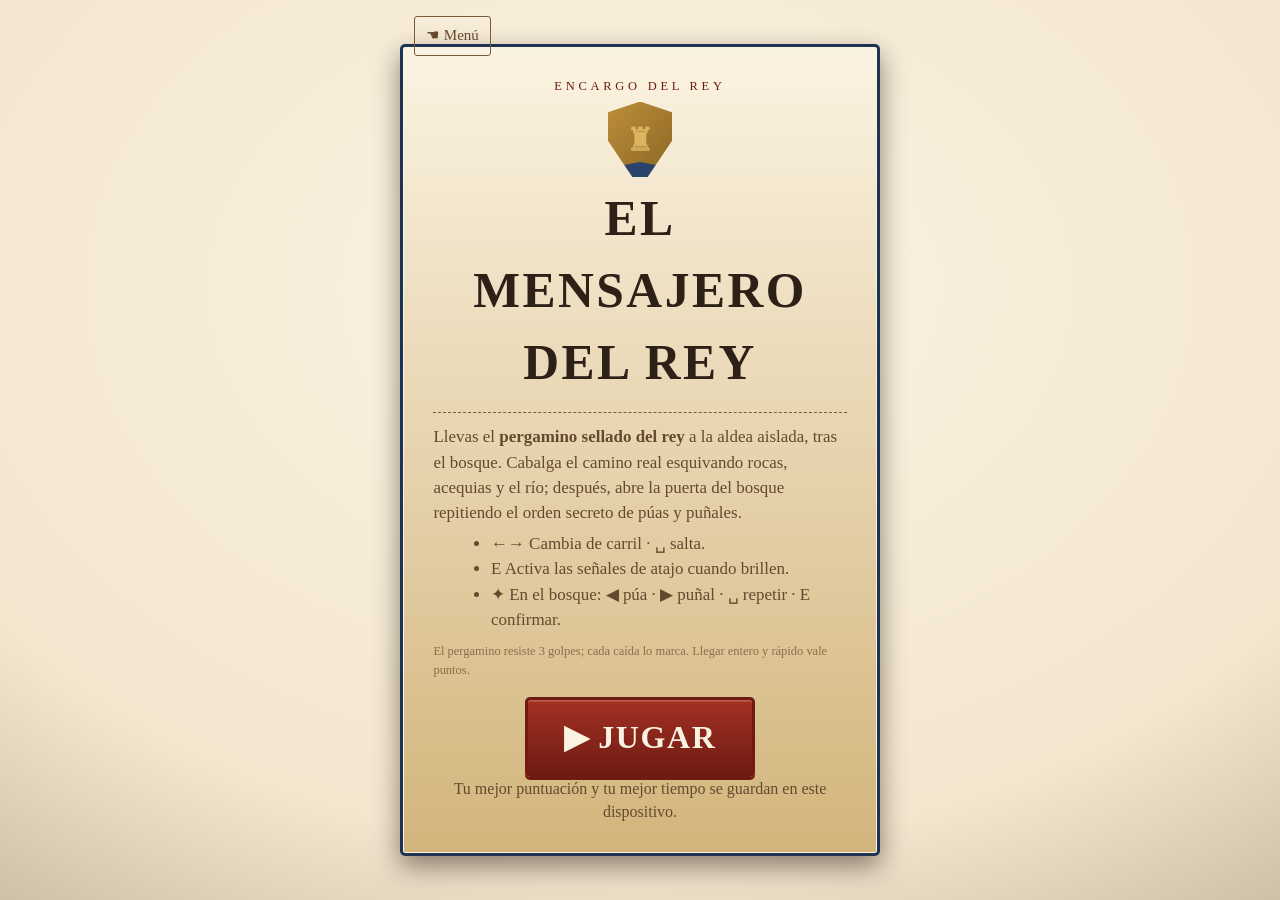
<file: heraldo.html>
<!doctype html>
<html lang="es">
<head>
  <meta charset="utf-8">
  <meta name="viewport" content="width=device-width, initial-scale=1, viewport-fit=cover">
  <title>El Mensajero del Rey · Minijuegos Medievales</title>
  <link rel="stylesheet" href="style.css">
</head>
<body class="juego heraldo">

<div class="marco">

  <a class="volver" href="index.html">Menú</a>
  <h1 class="titulo-juego">El Mensajero del Rey</h1>

  <!-- Pantalla de título / narrativa breve (convenio del verificador) -->
  <div class="overlay" id="mj-titulo">
    <section class="panel-titulo">
      <div class="reino">Encargo del Rey</div>
      <div class="crest" role="img" aria-label="Escudo"></div>
      <h2>El Mensajero del Rey</h2>
      <div class="mecanica-texto">
        <p>Llevas el <strong>pergamino sellado del rey</strong> a la aldea aislada, tras el bosque.
        Cabalga el camino real esquivando rocas, acequias y el río; después, abre la puerta del
        bosque repitiendo el orden secreto de púas y puñales.</p>
        <ul>
          <li><span aria-hidden="true">←→</span> Cambia de carril · <span aria-hidden="true">␣</span> salta.</li>
          <li><span aria-hidden="true">E</span> Activa las señales de atajo cuando brillen.</li>
          <li><span aria-hidden="true">✦</span> En el bosque: ◀ púa · ▶ puñal · ␣ repetir · E confirmar.</li>
        </ul>
        <p class="nota">El pergamino resiste 3 golpes; cada caída lo marca. Llegar entero y rápido vale puntos.</p>
      </div>
      <button class="btn btn-jugar" id="btn-jugar" aria-label="Montar a caballo y partir">JUGAR</button>
      <p class="muted">Tu mejor puntuación y tu mejor tiempo se guardan en este dispositivo.</p>
    </section>
  </div>

  <!-- HUD -->
  <div class="hud" id="mj-hud" hidden>
    <span class="chip">🛣 <span class="etq">Avance</span> <span class="val" id="hud-dist">0m</span></span>
    <span class="chip">⏱ <span class="etq">Tiempo</span> <span class="val" id="hud-tiempo">0.0s</span></span>
    <span class="chip">✉ <span class="etq">Pergamino</span> <span class="val" id="hud-perg"></span></span>
    <span class="chip">🏁 <span class="etq">Meta</span> <span class="val" id="hud-meta">900m</span></span>
  </div>

  <!-- Escenario -->
  <div class="escenario">
    <canvas id="lienzo" width="640" height="360" aria-label="El camino real al atardecer, la silueta del mensajero a caballo"></canvas>
    <div class="manto" aria-hidden="true"></div>
  </div>
  <p class="nota-canvas" id="linea-fase" role="status" aria-live="polite">Camino Real · cabalga, esquivando</p>

  <!-- Paneles: puzle de memoria del bosque -->
  <div class="paneles" id="mj-paneles" hidden>
    <section class="panel" id="panel-puzle">
      <h4>La puerta del bosque</h4>
      <div class="simbolo-row" id="puzle-row" aria-label="Secuencia de púas y puñales"></div>
      <p class="puzle-estado" id="puzle-estado">—</p>
      <p class="tenue" id="puzle-ayuda">Replica con ◀ = Púa ▲ · ▶ = Puñal ✦</p>
    </section>
  </div>

  <!-- Controles táctiles -->
  <div class="controles" id="mj-controles" hidden>
    <button class="tbtn" id="bt-izq" aria-label="Cambiar a la izquierda"><span class="bt-label">Izq</span><span class="tecla">◀</span></button>
    <button class="tbtn" id="bt-saltar" aria-label="Saltar"><span class="bt-label">Saltar</span><span class="tecla">␣</span></button>
    <button class="tbtn" id="bt-der" aria-label="Cambiar a la derecha"><span class="bt-label">Der</span><span class="tecla">▶</span></button>
    <button class="tbtn tbtn--tierra" id="bt-interact" aria-label="Activar señal / interactuar"><span class="bt-label">Interact</span><span class="tecla">E</span></button>
  </div>

</div>

<!-- Pantalla final -->
<div class="overlay" id="mj-fin" hidden>
  <section class="panel-titulo panel--victoria">
    <div class="reino">Encargo del Rey</div>
    <div class="crest" role="img" aria-label="Escudo"></div>
    <h2 id="fin-titulo">Mensaje entregado</h2>
    <p id="fin-sub" class="muted">La aldea despierta junto al fuego cálido.</p>
    <div class="desglose" id="fin-desglose"></div>
    <p class="record" id="fin-record"></p>
    <button class="btn btn--oro btn-rejugar" id="btn-rejugar" aria-label="Volver a cabalgar">Rejugar</button>
  </section>
</div>

<script>
/* ====================================================================
   EL MENSAJERO DEL REY — carrera de carriles + puzle de memoria.
   Flujo: título → Camino Real (3 carriles, obstáculos, atajos, río)
   → Bosque (secuencia de púas y puñales) → resultado.
   Un rAF único con dt acotado, pausa por visibilitychange, canvas DPR,
   timers centralizados (sin fugas al reiniciar). Sin red ni dependencias.
   IDs obligatorios respetados, botones jamás disabled.
   ==================================================================== */
(function () {
  "use strict";

  var $ = document.getElementById.bind(document);
  var lienzo = $("lienzo");
  var ctx = lienzo.getContext("2d");
  var reduce = (window.matchMedia && window.matchMedia("(prefers-reduced-motion: reduce)").matches);

  // ---------- geometría ----------
  var W = 640, H = 360, HORIZONTE = 150;
  var LANES = 3, LANE_X = [150, 310, 470];
  var PXM = 2.6;                 // px por metro (conversión mundo→pantalla)

  function laneY(l) { return HORIZONTE + 22 + l * 38; }   // base del carril (y de la tierra)

  // ---------- progreso (metros) ----------
  var META = 900;
  var VEL = [ { hasta: 300, v: 12 }, { hasta: 600, v: 16 }, { hasta: 1e9, v: 21 } ];
  var CHOCA = 12;                 // metros del "cuerpo a cuerpo" de colisión
  var SALTO_STD = 0.65;           // segundos que dura el salto

  // ---------- puzle ----------
  var SIM = ["▲", "✦"];           // PÚA y PUÑAL
  var NOMBRE = { "▲": "púa", "✦": "puñal" };
  var LONG_SEC = 4, INTENTOS_MAX = 3;

  // ---------- estado ----------
  var fase = "titulo";            // titulo | camino | bosque | fin
  var estado = "run";             // run | llegar (solo camino)
  var carril = 1;
  var dist = 0, velCur = 12, tiempoJuego = 0;
  var perg = 3, vidas = 3, choques = 0, bono = 0;
  var saltoT = 0, saltando = false, invulnT = 0;

  var obsts = [], senales = [], part = [];

  var sec = [], posEnt = 0, intento = 1, viendoSec = false, pistaDada = false, exito = false;
  var expoT = 0, expoI = 0;

  var rafId = 0, rafCorriendo = false, pausado = false, ultimoT = 0;
  var timers = {};

  // ------------------------------------------------------------------ utilidades
  function clamp(x, a, b) { return Math.max(a, Math.min(b, x)); }
  function r(x) { return Math.round(x); }
  function soon(llave, fn, ms) {
    if (timers[llave]) clearTimeout(timers[llave]);
    timers[llave] = setTimeout(function () { delete timers[llave]; fn(); }, ms);
  }
  function limpiaTimers() { Object.keys(timers).forEach(function (k) { clearTimeout(timers[k]); delete timers[k]; }); }
  function nuevoDt(now) { var dt = (now - ultimoT) / 1000; ultimoT = now; return Math.min(dt, 0.05); }

  var toastEl = null;
  function toast(txt, ms) {
    if (toastEl) toastEl.remove();
    toastEl = document.createElement("div");
    toastEl.className = "aviso";
    toastEl.textContent = txt;
    document.body.appendChild(toastEl);
    soon("toast", function () { if (toastEl) { toastEl.remove(); toastEl = null; } }, ms || 1700);
  }
  function flash(b) { b.classList.remove("is-flash"); void b.offsetWidth; b.classList.add("is-flash"); }

  // ------------------------------------------------------------------ HUD y botones
  function set(id, v) { document.getElementById(id).textContent = v; }
  function sincHUD() {
    set("hud-dist", Math.min(META, r(dist)) + "m");
    set("hud-tiempo", tiempoJuego.toFixed(1) + "s");
    set("hud-perg", "●".repeat(Math.max(0, perg)) + "○".repeat(Math.max(0, 3 - perg)));
    set("hud-meta", META + "m");
    var linea = $("linea-fase");
    if (fase === "camino") {
      linea.textContent = estado === "run"
        ? "⚑ Camino Real · " + r(dist) + "/" + META + "m · carril " + (carril + 1)
        : "…llegas al borde del bosque…";
    } else if (fase === "bosque") {
      linea.textContent = "✦ Bosque · intento " + intento + "/" + INTENTOS_MAX + " · replica " + posEnt + "/" + sec.length;
    } else linea.textContent = "—";
  }

  function botones() {
    var izq = $("bt-izq"), der = $("bt-der"), sal = $("bt-saltar"), inter = $("bt-interact");
    if (fase === "camino" || fase === "bosque") {
      izq.hidden = der.hidden = sal.hidden = inter.hidden = false;
      if (fase === "camino") {
        izq.querySelector(".bt-label").textContent = "Izq";  izq.setAttribute("aria-label", "Cambiar de carril a la izquierda");
        der.querySelector(".bt-label").textContent = "Der";  der.setAttribute("aria-label", "Cambiar de carril a la derecha");
        sal.querySelector(".bt-label").textContent = "Saltar"; sal.setAttribute("aria-label", "Saltar el obstáculo");
        inter.querySelector(".bt-label").textContent = "Entrega"; inter.setAttribute("aria-label", "Leer y activar las señales de atajo");
      } else {
        izq.querySelector(".bt-label").textContent = "Púa";  izq.setAttribute("aria-label", "Introducir símbolo púa ▲");
        der.querySelector(".bt-label").textContent = "Puñal"; der.setAttribute("aria-label", "Introducir símbolo puñal ✦");
        sal.querySelector(".bt-label").textContent = "Pista"; sal.setAttribute("aria-label", "Repetir la exhibición de la secuencia");
        inter.querySelector(".bt-label").textContent = "Confirmar"; inter.setAttribute("aria-label", "Confirmar la secuencia / interactuar con la puerta");
      }
    } else {
      izq.hidden = der.hidden = sal.hidden = inter.hidden = true;
    }
  }

  // ------------------------------------------------------------------ CAMINO: generación segura
  function imposible(d, l) {
    for (var i = 0; i < obsts.length; i++) {
      if (obsts[i].carril === l && obsts[i].tipo !== "atajo" && Math.abs(obsts[i].d - d) < 55) return true;
    }
    return false;
  }
  function generarCamino() {
    obsts.length = 0;
    // arranque tranquilo: tramo sin obstáculos
    var d = 70, segura = 0;
    while (d < META - 130) {
      var l = Math.floor(Math.random() * LANES);
      var tipo = Math.random() < 0.5 ? "roca" : "acequia";
      if (Math.random() < 0.16 && segura > 0) tipo = "atajo";
      if (!imposible(d, l)) {
        obsts.push({ tipo: tipo, carril: l, d: d, cleared: false });
        if (tipo === "atajo") segura = 0; else segura++;
      }
      d += 42 + Math.random() * 62;
    }
    // set-pieces:
    obsts.push({ tipo: "atajo", carril: 2, d: 150, fija: true });   // señal cercana
    obsts.push({ tipo: "atajo", carril: 0, d: 420, fija: true });
    obsts.push({ tipo: "rio", carril: -1, d: META - 90, fija: true }); // el río
    // quitar atajos que rompan la "no colision" del arranque
    obsts.sort(function (a, b) { return a.d - b.d; });
    // señales autónomas (no colisionan, solo se activan)
    senales.length = 0;
    for (var i = 0; i < obsts.length; i++) {
      if (obsts[i].tipo === "atajo") senales.push({ carril: obsts[i].carril, d: obsts[i].d, activado: false });
    }
  }
  function obst(tipo, l, d) { return { tipo: tipo, carril: l, d: d, cleared: false }; }

  // ------------------------------------------------------------------ CAMINO: acciones
  function accionIzq() {
    if (fase === "fin") return;              // ya terminó: sin avisos engañosos
    if (fase === "bosque") { entrada(0); return; }
    if (fase !== "camino") { toast("Aún viajas…"); return; }
    if (estado !== "run") { toast("Ya no estás en el camino"); return; }
    if (carril > 0 && !saltando) { carril--; polvo(); }
    sincHUD();
  }
  function accionDer() {
    if (fase === "fin") return;              // ya terminó: sin avisos engañosos
    if (fase === "bosque") { entrada(1); return; }
    if (fase !== "camino") { toast("Aún viajas…"); return; }
    if (estado !== "run") { toast("Ya no estás en el camino"); return; }
    if (carril < LANES - 1 && !saltando) { carril++; polvo(); }
    sincHUD();
  }
  function accionSaltar() {
    if (fase === "fin") return;
    if (fase === "camino") {
      if (estado !== "run") { toast("El bosque te espera"); return; }
      if (!saltando) { saltando = true; saltoT = 0; }
      return;
    }
    if (fase === "bosque") { mostrarSecuencia(); return; }
    toast("Aún viajas…");
  }
  function accionInteract() {
    if (fase === "fin") return;
    if (fase === "camino") {
      if (estado !== "run") { toast("El camino ha quedado atrás"); return; }
      activarSenal();
      return;
    }
    if (fase === "bosque") {
      if (viendoSec) { mostrarSecuencia(); return; }
      if (posEnt < sec.length) { toast("Completa la réplica primero"); flash($("bt-interact")); return; }
      confirmarSecuencia();
      return;
    }
    toast("Aún viajas…");
  }

  function activarSenal() {
    var mejor = null, md = 1e9;
    for (var i = 0; i < senales.length; i++) {
      var s = senales[i];
      if (s.activado) continue;
      var dd = Math.abs(s.d - dist);
      if (s.carril === carril && dd < 60 && dd < md) { md = dd; mejor = s; }
    }
    if (mejor) {
      mejor.activado = true; bono += 40;
      toast("⚑ Atajo tomado · +40");
      part.push({ x: LANE_X[carril], y: laneY(carril) - 10, c: "#dab45e", r: 6, t: 0 });
    } else { toast("Ninguna señal en este tramo"); flash($("bt-interact")); }
    sincHUD();
  }

  // ------------------------------------------------------------------ CAMINO: simulación
  function viaja(dt) {
    if (estado !== "run") return;
    velCur = 12;
    for (var t = 0; t < VEL.length; t++) { if (dist < VEL[t].hasta) { velCur = VEL[t].v; break; } }
    dist += velCur * dt;
    tiempoJuego += dt;

    if (saltando) { saltoT += dt; if (saltoT >= SALTO_STD) saltando = false; }
    if (invulnT > 0) invulnT -= dt;

    for (var i = obsts.length - 1; i >= 0; i--) {
      var o = obsts[i];
      if (o.d < dist - 80) obsts[i].pasado = true;   // sigo marcando para reciclaje visual
      if (o.tipo === "atajo") continue;              // no colisionan

      var mismo = (o.carril === -1) ? true : (o.carril === carril);
      if (mismo) {
        var cerca = Math.abs(o.d - dist) < CHOCA;
        if (cerca && saltando && !o.cleared) o.cleared = true;
        else if (cerca && !o.cleared && invulnT <= 0) { o.cleared = true; chocar(o); }
      }
    }
    if (dist >= META) llegarAlBosque();
  }

  function chocar(o) {
    if (o.tipo === "roca") perg--;
    else if (o.tipo === "acequia") { perg--; vidas--; }
    else if (o.tipo === "rio") { vidas -= 2; perg--; }   // el río también arriesga el pergamino
    perg = Math.max(0, perg);                            // nunca bajo cero
    choques++; invulnT = 1.2;
    toast(o.tipo === "rio" ? "¡El río te arrastra!" : (o.tipo === "roca" ? "¡Roca!" : "¡Acequia!"), 1400);
    chispas();
    sincHUD();
    if (perg <= 0 || vidas <= 0) derrota();
  }

  function llegarAlBosque() {
    estado = "llegar";
    obsts.length = 0; senales.length = 0;
    toast("Llegas al borde del bosque");
    sincHUD();
    soon("bosque", function () {
      fase = "bosque"; estado = "run";
      arrancarPuzle();
      botones();
      sincHUD();
    }, 900);
  }

  // ------------------------------------------------------------------ BOSQUE: puzle
  function arrancarPuzle() {
    sec.length = 0;
    for (var i = 0; i < LONG_SEC; i++) sec.push(SIM[Math.floor(Math.random() * 2)]);
    posEnt = 0; intento = 1; pistaDada = false; exito = false;
    pintarPanel("idle");
    sincHUD();
    soon("expoIni", function () { mostrarSecuencia(); }, 650);
  }

  function mostrarSecuencia() {
    if (viendoSec) return;
    viendoSec = true; expoT = 0; expoI = 0;
    pintarPanel("expo");
    void 0;
  }
  function pasoExpo(dt) {
    if (!viendoSec) return;
    expoT -= dt;
    if (expoT <= 0) {
      expoT = 0.65;
      if (expoI >= sec.length) { viendoSec = false; expoI = 0; pintarPanel("input"); return; }
      pintarPanel("expo");
      expoI++;
    }
  }

  function pintarPanel(modo) {
    var row = $("puzle-row");
    row.innerHTML = "";
    for (var i = 0; i < sec.length; i++) {
      var sp = document.createElement("span");
      var cl = "symbol-cell";
      if (modo === "expo" && i === expoI) cl += " act";
      if (modo === "input") { if (i < posEnt) cl += " ok"; else if (i === posEnt) cl += " act"; }
      sp.className = cl;
      sp.textContent = sec[i];
      row.appendChild(sp);
    }
    var st = $("puzle-estado");
    if (modo === "expo") st.textContent = "Observa la secuencia…";
    else if (modo === "input") st.textContent = "Tu turno · intento " + intento + "/" + INTENTOS_MAX;
    else st.textContent = "La puerta espera tu replica";
  }

  function entrada(idx) {
    if (fase !== "bosque" || viendoSec) { toast("Primero observa la secuencia"); return; }
    var sym = SIM[idx];
    if (sym === sec[posEnt]) {
      posEnt++;
      toast("✓ " + posEnt + "/" + sec.length);
      if (posEnt >= sec.length) { exito = true; toast("¡La puerta se abre!"); exitoApertura(); return; }
      pintarPanel("input");
    } else {
      toast("✗ No era ese símbolo");
      errarPuzle();
    }
    sincHUD();
  }

  function errarPuzle() {
    if (intento < INTENTOS_MAX) {
      intento++; posEnt = 0;
      pintarPanel("input");
      soon("expo2", function () { mostrarSecuencia(); }, 700);
    } else {
      posEnt = 0; pistaDada = true;
      toast("La puerta te muestra una pista");
      pintarPanel("idle");
      $("puzle-estado").textContent = "La luna ilumina: " + sec.map(function (s, i) {
        return (i % 2 === 0) ? NOMBRE[s] : "·";
      }).join("   ");
    }
    sincHUD();
  }

  function confirmarSecuencia() {
    if (posEnt < sec.length) { toast("Completa la réplica"); flash($("bt-interact")); return; }
    exito = true; toast("¡La puerta se abre!"); exitoApertura();
  }

  function exitoApertura() {
    fase = "fin"; estado = "run";
    botones();
    mostrarResultado();
  }

  // ------------------------------------------------------------------ RESULTADO
  function calcularPuntos() {
    var rapidez = Math.max(0, 900 - Math.round(tiempoJuego)) * 1.5;   // a menor tiempo, más
    return r(perg * 320 + bono * 1 + rapidez + (choques === 0 ? 120 : 0) + (exito ? 200 : 0));
  }
  function calidadEntrega() {
    if (intento <= 1 && !pistaDada) return "Buena";
    if (intento <= 2) return "Media";
    return "Minima";
  }

  function mostrarResultado() {
    var puntos = calcularPuntos();
    var clave = "minijuegos-medievales.heraldo.record";
    var mejorP = 0, mejorT = 1e18;
    try { var reg = JSON.parse(localStorage.getItem(clave) || "{}"); mejorP = reg.mejorPuntos || 0; mejorT = reg.mejorTiempo || 1e18; } catch (e) {}
    var nuevo = puntos > mejorP;
    var nuevoT = Math.round(tiempoJuego * 100) / 100 < mejorT;
    if (nuevo || nuevoT) {
      try { localStorage.setItem(clave, JSON.stringify({
        mejorPuntos: Math.max(mejorP, puntos),
        mejorTiempo: Math.min(mejorT, Math.round(tiempoJuego * 100) / 100)
      })); } catch (e) {}
    }

    $("fin-titulo").textContent = "Mensaje entregado";
    $("fin-sub").textContent = "Entrega: " + calidadEntrega() + " · la aldea te aclama";

    // aspecto del panel final: victoria = dorado, derrota = lacre/rojo
    var panel = $("mj-fin").querySelector(".panel-titulo");
    panel.classList.add("panel--victoria");
    panel.classList.remove("panel--derrota");
    $("fin-record").textContent = (nuevo ? "¡Nuevo puntaje: " + puntos + "!" : "Puntos: " + puntos + " · record: " + mejorP) +
      "  ·  tiempo " + tiempoJuego.toFixed(1) + "s";

    var g = $("fin-desglose");
    g.innerHTML = "";
    [
      ["Puntuación", puntos],
      ["Pergamino", "●".repeat(perg) + "○".repeat(3 - perg) + " (" + perg + "/3)"],
      ["Tiempo", tiempoJuego.toFixed(1) + "s"],
      ["Atajos", bono],
      ["Entrega", calidadEntrega()]
    ].forEach(function (c) {
      var d = document.createElement("span");
      d.innerHTML = "<span>" + c[0] + "</span><b>" + c[1] + "</b>";
      g.appendChild(d);
    });
    $("mj-fin").hidden = false;
    sincHUD();
  }

  function derrota() {
    fase = "fin"; estado = "run";
    botones();
    // aspecto del panel final: derrota = lacre/rojo
    var panel = $("mj-fin").querySelector(".panel-titulo");
    panel.classList.add("panel--derrota");
    panel.classList.remove("panel--victoria");
    $("fin-titulo").textContent = "El mensaje se perdió";
    $("fin-sub").textContent = "El pergamino sellado se hundió en el río o se rasgó de pura astilla.";
    $("fin-record").textContent = "";
    var g = $("fin-desglose");
    g.innerHTML = "";
    [["Resultado", "derrota · avance " + r(dist) + "m"]].forEach(function (c) {
      var d = document.createElement("span");
      d.innerHTML = "<span>" + c[0] + "</span><b>" + c[1] + "</b>"; g.appendChild(d);
    });
    $("mj-fin").hidden = false;
  }

  // ------------------------------------------------------------------ DIBUJO
  function dibujaCamino() {
    // cielo atardecer editorial en capas
    var c1 = "#3d4b6b", c2 = "#c96f3e", c3 = "#e8a85e";
    var grad = ctx.createLinearGradient(0, 0, 0, HORIZONTE);
    grad.addColorStop(0, c1); grad.addColorStop(0.6, c2); grad.addColorStop(1, c3);
    ctx.fillStyle = grad; ctx.fillRect(0, 0, W, H);
    // sol
    ctx.beginPath(); ctx.arc(W - 90, 78, 30, 0, Math.PI * 2);
    ctx.fillStyle = "rgba(255,224,150,0.95)"; ctx.fill();
    // colinas
    ctx.fillStyle = "rgba(40,26,20,0.6)";
    ctx.beginPath(); ctx.moveTo(0, HORIZONTE);
    ctx.quadraticCurveTo(W * 0.25, HORIZONTE - 40, W * 0.5, HORIZONTE - 16);
    ctx.lineTo(W, HORIZONTE); ctx.closePath(); ctx.fill();
    ctx.fillRect(0, HORIZONTE, W, 4);
    // árboles lejanos
    ctx.fillStyle = "rgba(30,22,16,0.55)";
    for (var i = 0; i < 9; i++) {
      var tx = (i * 83 + 23) % W, th = 26 + (i % 3) * 7;
      ctx.fillRect(tx, HORIZONTE - th, 3, th + 5);
    }
    // camino: tierra y líneas de carril
    var hT = H - HORIZONTE;
    ctx.fillStyle = "#c99863"; ctx.fillRect(0, HORIZONTE, W, hT);
    ctx.fillStyle = "#b5844f"; ctx.fillRect(0, HORIZONTE + 10, W, 4); ctx.fillRect(0, H - 14, W, 4);
    ctx.strokeStyle = "rgba(80,55,30,0.45)"; ctx.lineWidth = 3;
    for (var l = 1; l < LANES; l++) {
      ctx.setLineDash([24, 20]);
      ctx.beginPath(); ctx.moveTo(laneX_p(l) - 70, HORIZONTE); ctx.lineTo(laneX_p(l) - 50, H);
      ctx.stroke(); ctx.setLineDash([]);
    }

    // obstáculos (x en px desde mundo)
    for (var k = 0; k < obsts.length; k++) {
      var o = obsts[k];
      var ox = W / 2 + (o.d - dist) * PXM;
      if (ox < -70 || ox > W + 70) continue;
      var oy = laneY(o.carril === -1 ? 1 : o.carril);
      if (o.cleared && o.tipo !== "rio") {
        // cruz de superado
        ctx.strokeStyle = "rgba(30,20,10,0.5)"; ctx.lineWidth = 2;
        ctx.beginPath(); ctx.moveTo(ox - 7, oy - 16); ctx.lineTo(ox + 7, oy - 4); ctx.moveTo(ox + 7, oy - 16); ctx.lineTo(ox - 7, oy - 4); ctx.stroke();
        continue;
      }
      switch (o.tipo) {
        case "roca":
          ctx.fillStyle = "#4c3a2a"; ctx.beginPath(); ctx.arc(ox, oy - 6, 13, 0, Math.PI * 2); ctx.fill();
          ctx.fillStyle = "#5d4a36"; ctx.beginPath(); ctx.arc(ox - 5, oy - 11, 6, 0, Math.PI * 2); ctx.fill();
          break;
        case "acequia":
          ctx.fillStyle = "#2b3a4a"; ctx.fillRect(ox - 16, oy - 10, 32, 14);
          ctx.strokeStyle = "rgba(255,224,150,0.5)"; ctx.lineWidth = 2; ctx.strokeRect(ox - 16, oy - 10, 32, 14);
          break;
        case "atajo":
          ctx.fillStyle = "#5a7640"; ctx.fillRect(ox - 18, oy - 20, 36, 28);
          ctx.fillStyle = "#f3e6cf"; ctx.font = "bold 20px Georgia"; ctx.textAlign = "center";
          ctx.fillText("⚑", ox, oy);
          break;
        case "rio":
          ctx.fillStyle = "#274050"; ctx.fillRect(0, oy - 22, W, 46);
          ctx.fillStyle = "rgba(220,230,235,0.3)";
          for (var w = 0; w < 16; w++) ctx.fillRect(w * 46 + 4, oy - 14 + (w % 3) * 7, 18, 3);
          break;
      }
    }

    // señales de atajo (banderas)
    for (var s = 0; s < senales.length; s++) {
      var sn = senales[s];
      var sx = LANE_X[sn.carril], sy = HORIZONTE + 6;
      ctx.save();
      ctx.globalAlpha = sn.activado ? 0.35 : 1;
      ctx.strokeStyle = "#3a2c1a"; ctx.lineWidth = 2;
      ctx.beginPath(); ctx.moveTo(sx, sy + 12); ctx.lineTo(sx, sy - 10); ctx.stroke();
      ctx.fillStyle = sn.activado ? "#8a8a5a" : "#a33024";
      ctx.fillRect(sx, sy - 10, 18, 10);
      ctx.fillStyle = "#f3e6cf"; ctx.font = "8px Georgia"; ctx.textAlign = "center"; ctx.fillText("⚑", sx + 9, sy - 2);
      ctx.restore();
    }

    // el mensajero
    var mxx = LANE_X[carril];
    var baseY = laneY(carril) - 18;
    var myy = saltando ? baseY - Math.sin(Math.min(saltoT / SALTO_STD, 1) * Math.PI) * 34 : baseY;
    ctx.save();
    if (invulnT > 0 && Math.floor(invulnT * 10) % 2 === 0) ctx.globalAlpha = 0.5;
    ctx.fillStyle = "#3a2c1a"; ctx.fillRect(mxx - 24, myy - 14, 50, 13);
    ctx.beginPath(); ctx.arc(mxx - 18, myy - 11, 7, 0, Math.PI * 2); ctx.fill();
    ctx.fillStyle = "#241f1a"; ctx.fillRect(mxx - 8, myy - 32, 14, 20);
    ctx.beginPath(); ctx.arc(mxx - 1, myy - 36, 6, 0, Math.PI * 2); ctx.fill();
    ctx.restore();

    // aviso del río
    for (var q = 0; q < obsts.length; q++) {
      if (obsts[q].tipo === "rio" && Math.abs(obsts[q].d - dist) < 200) {
        ctx.fillStyle = "rgba(30,16,10,0.75)"; ctx.font = "bold 16px Georgia"; ctx.textAlign = "left";
        ctx.fillText("¡SALTA EL RÍO!", 16, 36);
        break;
      }
    }
  }

  function laneX_p(l) { return LANE_X[l]; } // compat para líneas de carril

  function dibujaBosque() {
    var grad = ctx.createLinearGradient(0, 0, 0, H);
    grad.addColorStop(0, "#3d2f44"); grad.addColorStop(0.5, "#2a2430"); grad.addColorStop(1, "#1c1a20");
    ctx.fillStyle = grad; ctx.fillRect(0, 0, W, H);
    for (var i = 0; i < 26; i++) {
      var x = (i * 79 + 17) % W, th = 56 + (i % 6) * 18;
      ctx.fillStyle = "#0f1a10"; ctx.fillRect(x, H - th, 4, th);
      ctx.fillStyle = "#0c1a0e"; ctx.beginPath(); ctx.arc(x + 2, H - th - 10, 15 + (i % 3) * 4, 0, Math.PI * 2); ctx.fill();
    }
    // puerta de la aldea
    ctx.fillStyle = "#4a3020"; ctx.fillRect(W / 2 - 32, H - 146, 64, 146);
    ctx.fillStyle = "#5a3c28"; ctx.fillRect(W / 2 - 44, H - 158, 88, 20);
    ctx.fillStyle = "#241a10"; ctx.fillRect(W / 2 - 22, H - 104, 44, 104);
    // antorchas cálidas
    ctx.fillStyle = "#e8a85e";
    ctx.beginPath(); ctx.arc(W / 2 - 88, H - 150, 7, 0, Math.PI * 2); ctx.fill();
    ctx.beginPath(); ctx.arc(W / 2 + 88, H - 150, 7, 0, Math.PI * 2); ctx.fill();
    ctx.font = "bold 20px Georgia"; ctx.textAlign = "center"; ctx.fillStyle = "#f3e6cf";
    ctx.fillText("puerta del bosque", W / 2, 34);
  }

  function dibujaPart(dt) {
    for (var i = part.length - 1; i >= 0; i--) {
      var p = part[i]; p.t += dt; p.x += 10 * dt; p.y -= 22 * dt;
      ctx.globalAlpha = Math.max(0, 1 - p.t * 2.2);
      ctx.fillStyle = p.c;
      ctx.beginPath(); ctx.arc(p.x, p.y, Math.max(0.5, p.r - p.t * 6), 0, Math.PI * 2); ctx.fill();
      ctx.globalAlpha = 1;
    }
  }
  function polvo() { part.push({ x: LANE_X[carril], y: laneY(carril), c: "#b98a54", r: 6, t: 0 }); }
  function chispas() { for (var i = 0; i < 9; i++) part.push({ x: LANE_X[carril], y: laneY(carril) - 16, c: "#dab45e", r: 7, t: 0 }); }

  // ------------------------------------------------------------------ BUCLE
  function bucle(now) {
    if (!rafCorriendo) return;
    if (pausado) { rafId = requestAnimationFrame(bucle); return; }
    var dt = nuevoDt(now);
    if (fase === "camino" && estado === "run") { viaja(dt); sincHUD(); }
    if (fase === "bosque" && viendoSec) pasoExpo(dt);
    pintar(dt);
    rafId = requestAnimationFrame(bucle);
  }

  document.addEventListener("visibilitychange", function () {
    pausado = document.hidden;
    if (!pausado) ultimoT = performance.now();
  });

  function pintar(dt) {
    ctx.save();
    ctx.scale(lienzo.width / W, lienzo.height / H);
    if (fase === "camino") dibujaCamino();
    else dibujaBosque();
    dibujaPart(dt);
    ctx.restore();
  }

  // ------------------------------------------------------------------ INICIO / RESET
  function reset(arrancar) {
    fase = arrancar ? "camino" : "titulo"; estado = "run";
    carril = 1; dist = 0; velCur = 12; tiempoJuego = 0;
    perg = 3; vidas = 3; choques = 0; bono = 0;
    saltando = false; saltoT = 0; invulnT = 0;
    sec.length = 0; posEnt = 0; intento = 1; viendoSec = false; pistaDada = false; exito = false;
    expoT = 0; expoI = 0;
    part.length = 0;
    generarCamino();
    botones();
    sincHUD();
  }

  function empezarJuego() {
    limpiaTimers();
    $("mj-titulo").classList.add("is-hidden");
    $("mj-hud").hidden = false;
    $("mj-paneles").hidden = false;
    $("mj-controles").hidden = false;
    $("mj-fin").hidden = true;
    reset(true);
    ajustarLienzo();
    iniciarLoop();
  }

  function reiniciar() {
    limpiaTimers();
    $("mj-fin").hidden = true;
    $("mj-titulo").classList.add("is-hidden");
    $("mj-hud").hidden = false;
    $("mj-paneles").hidden = false;
    $("mj-controles").hidden = false;
    reset(true);
    ajustarLienzo();
    iniciarLoop();
  }

  function iniciarLoop() {
    if (rafCorriendo && rafId) cancelAnimationFrame(rafId);
    rafCorriendo = true; ultimoT = performance.now();
    rafId = requestAnimationFrame(bucle);
  }

  function ajustarLienzo() {
    var dpr = Math.min(window.devicePixelRatio || 1, 2);
    var rect = lienzo.getBoundingClientRect();
    if (rect.width > 0) { lienzo.width = Math.round(rect.width * dpr); lienzo.height = Math.round(rect.height * dpr); }
  }
  window.addEventListener("resize", ajustarLienzo);
  window.addEventListener("orientationchange", ajustarLienzo);

  // ------------------------------------------------------------------ EVENTOS
  $("btn-jugar").addEventListener("click", empezarJuego);
  $("btn-rejugar").addEventListener("click", reiniciar);
  $("bt-izq").addEventListener("click", function (ev) { flash(ev.currentTarget); accionIzq(); });
  $("bt-der").addEventListener("click", function (ev) { flash(ev.currentTarget); accionDer(); });
  $("bt-saltar").addEventListener("click", function (ev) { flash(ev.currentTarget); accionSaltar(); });
  $("bt-interact").addEventListener("click", function (ev) { flash(ev.currentTarget); accionInteract(); });

  window.addEventListener("keydown", function (ev) {
    if (ev.repeat) return;
    var k = ev.key;
    if ([" ", "ArrowLeft", "ArrowRight", "ArrowUp", "ArrowDown"].indexOf(k) >= 0) ev.preventDefault();
    if (fase === "titulo") { if (k === "Enter") empezarJuego(); return; }
    if (fase === "fin") {
      if (k === "Enter") reiniciar();
      return;   // en estado final, ignoramos acciones del camino/bosque
    }
    if (k === "ArrowLeft") accionIzq();
    else if (k === "ArrowRight") accionDer();
    else if (k === " " || k === "ArrowUp") accionSaltar();
    else if (k === "Enter" || k === "e" || k === "E") accionInteract();
  });

  reset();
})();
</script>

</body>
</html>
</file>
<file: style.css>
/* ============================================================================
   MINIJUEGOS MEDIEVALES — style.css
   Estética: pergamino ilustrado → arcade artesanal.
   Sin dependencias ni recursos externos (CSS puro, fuentes del sistema).
   Arquitectura compartida para el menú y los 3 juegos. Clases generales y
   modificadores por <body class="juego castillo|fragua|heraldo">.
   ========================================================================== */

/* ---------------------------------------------------------------------------
   1 · TOKENS
--------------------------------------------------------------------------- */
:root {
  /* ---- paleta: pergamino cálido, tinta sepia, lacre, azul heráldico, oro ---- */
  --perga-alto: #fbf3e2;   /* pergamino claro (fondos elevados) */
  --perga:      #f3e6cf;   /* pergamino medio (fondo general) */
  --perga-som:  #e6d2ae;   /* pergamino sombreado */
  --perga-dor:  #d3b57c;   /* pergamino envejecido (detalles) */
  --tinta:      #2c2017;   /* tinta sepia oscura (texto principal) */
  --tinta-bla:  #65492f;   /* tinta media (subtextos) */
  --tinta-ten:  #8a6f4d;   /* tinta tenue (leyendas) */
  --sepia:      #7a5b37;
  --lacre:      #a33024;   /* rojo de lacre */
  --lacre-osc:  #6e1c13;
  --azul:       #2e4a74;   /* azul heráldico */
  --azul-osc:   #1e3352;
  --oro:        #bd8f3b;   /* oro envejecido */
  --oro-cl:     #dab45e;
  --oro-osc:    #8a6523;
  --tierra:     #6a4a2a;
  --tierra-cl:  #9c7c47;
  --caron:      #241f1a;   /* carbón / hierro */
  --verda:      #4a6b3a;   /* verde bosque (vida) */
  --acento:     var(--lacre); /* hue por defecto (cada juego lo modula) */

  /* ---- tipografía local (sin webfonts) ---- */
  --fuente-dis:      Georgia, "Palatino Linotype", "Book Antiqua", Palatino, "Times New Roman", serif;
  --fuente-cuerpo:   "Palatino Linotype", Georgia, "Times New Roman", serif;
  --fuente-mono:     "Courier New", "Consolas", monospace;

  /* ---- geometría ---- */
  --r-borde:   5px;      /* esquinas suaves pero cuadradas, nada "SaaS" */
  --min-touch: 48px;     /* objetivo táctil mínimo */

  /* ---- ritmo tipográfico fluido (clamp) ---- */
  --t-xxs:   clamp(0.68rem, 0.70rem + 0.1vw, 0.80rem);
  --t-xs:    clamp(0.80rem, 0.82rem + 0.2vw, 0.94rem);
  --t-sm:    clamp(0.92rem, 0.94rem + 0.2vw, 1.06rem);
  --t-md:    clamp(1.05rem, 1.12rem + 0.5vw, 1.35rem);
  --t-lg:    clamp(1.35rem, 1.55rem + 1.0vw, 2.00rem);
  --t-xl:    clamp(1.90rem, 2.30rem + 1.7vw, 3.10rem);
  --t-xxl:   clamp(2.50rem, 3.20rem + 2.4vw, 4.30rem);
}

/* ---------------------------------------------------------------------------
   2 · RESET + BASE
--------------------------------------------------------------------------- */
*, *::before, *::after { box-sizing: border-box; margin: 0; }

/* hidden siempre gana a cualquier display autor (overlays, hud, etc.) */
[hidden] { display: none !important; }

html { -webkit-text-size-adjust: 100%; text-size-adjust: 100%; }

body {
  font-family: var(--fuente-cuerpo);
  color: var(--tinta);
  background-color: var(--perga);
  min-height: 100vh;
  line-height: 1.45;
  overflow-x: hidden;
}
img, canvas, svg, video { max-width: 100%; display: block; }
button { font: inherit; cursor: pointer; touch-action: manipulation; }
input, textarea, select { font: inherit; }

/* Canvas de juego: el dedo no debe disparar scroll/zoom sobre el lienzo. */
canvas { touch-action: none; }

/* Franja segura (móviles con barra inferior / gestos) */
@supports (padding: max(1px)) {
  body { padding-bottom: max(0px, env(safe-area-inset-bottom)); }
}

/* Foco visible inequívoco */
:focus-visible {
  outline: 3px solid var(--oro-cl);
  outline-offset: 3px;
  box-shadow: 0 0 0 4px var(--perga-alto);
}
::selection { background: var(--sepia); color: var(--perga-alto); }

/* Reducción de movimiento */
@media (prefers-reduced-motion: reduce) {
  *, *::before, *::after {
    animation-duration: 0.001ms !important;
    animation-iteration-count: 1 !important;
    transition-duration: 0.001ms !important;
    scroll-behavior: auto !important;
  }
}

/* ---------------------------------------------------------------------------
   3 · HOJA DE PERGAMINO (página general: fondo, marco, filigrana)
--------------------------------------------------------------------------- */
.page {
  min-height: 100vh;
  padding: clamp(0.6rem, 0.8rem + 0.6vw, 1.4rem) clamp(0.75rem, 1rem + 1vw, 2rem);
  display: flex;
  flex-direction: column;
  align-items: center;
}

.papel {
  position: relative;
  width: min(96vw, 940px);
  background:
    radial-gradient(circle at 50% 18%, var(--perga-alto) 0%, var(--perga) 38%, var(--perga-som) 100%);
  border: 3px solid var(--sepia);
  box-shadow:
    inset 0 0 0 1px var(--perga-dor),
    inset 0 0 46px rgba(58, 37, 15, 0.12),
    0 8px 24px rgba(52, 34, 18, 0.35);
  padding: clamp(1rem, 1.2rem + 0.8vw, 2rem);
}
/* doble marco interior */
.papel::before {
  content: "";
  position: absolute; inset: 9px;
  border: 1px solid var(--tierra-cl);
  opacity: 0.55;
  pointer-events: none;
}

/* Filigrana horizontal con gema central */
.filig { display: flex; align-items: center; gap: 1.1rem; margin-block: 0.9rem; }
.filig::before, .filig::after {
  content: "";
  flex: 1; height: 2px;
  background: linear-gradient(90deg, transparent, var(--oro), transparent);
  opacity: 0.6;
}
.filig > .gema { color: var(--oro); font-size: var(--t-sm); line-height: 1; }

/* ---------------------------------------------------------------------------
   4 · TIPOGRAFÍA UTILITARIA
--------------------------------------------------------------------------- */
h1, h2, h3 { font-family: var(--fuente-dis); font-weight: 700; }
.versalitas {
  text-transform: uppercase;
  letter-spacing: 0.08em;
}
.centrado { text-align: center; }
.muted { color: var(--tinta-bla); }
.tenue { color: var(--tinta-ten); }

/* rótulo pequeño de heráldica (mini-mayúsculas espaciado) */
.rotulo {
  font-family: var(--fuente-dis);
  font-size: var(--t-xxs);
  text-transform: uppercase;
  letter-spacing: 0.18em;
  color: var(--oro-osc);
}

/* ---------------------------------------------------------------------------
   5 · BOTONES
--------------------------------------------------------------------------- */
.btn {
  display: inline-flex; align-items: center; justify-content: center; gap: 0.5rem;
  min-height: var(--min-touch);
  padding: 0.7rem 1.5rem;
  font-family: var(--fuente-dis);
  font-size: var(--t-md);
  letter-spacing: 0.05em;
  border: 2px solid var(--lacre-osc);
  background: linear-gradient(var(--lacre), var(--lacre-osc));
  color: var(--perga-alto);
  border-radius: var(--r-borde);
  box-shadow: 0 3px 0 var(--lacre-osc), inset 0 1.5px rgba(255, 214, 180, 0.30);
  cursor: pointer; user-select: none;
  transition: transform 90ms ease, box-shadow 90ms ease, filter 120ms ease;
  text-decoration: none;
}
.btn:hover, .btn:focus { filter: brightness(1.10); }
.btn:active { transform: translateY(2px); box-shadow: 0 1px 0 var(--lacre-osc); }

.btn--oro {
  background: linear-gradient(var(--oro), var(--oro-osc));
  border-color: var(--oro-osc);
  color: var(--caron);
  box-shadow: 0 3px 0 var(--oro-osc), inset 0 1.5px rgba(255, 240, 190, 0.45);
}
.btn--papel {
  background: linear-gradient(var(--perga-alto), var(--perga-dor));
  border-color: var(--sepia);
  color: var(--tinta);
  box-shadow: 0 3px 0 rgba(90, 63, 32, 0.5);
}
.btn--hueco {
  background: transparent; border: 2px solid currentColor; color: inherit;
  box-shadow: none;
}
.btn--pequeno { min-height: 44px; padding: 0.45rem 1rem; font-size: var(--t-sm); }
.btn--ancho { width: 100%; }

/* botón JUGAR — principal de la titular (convenio: #btn-jugar) */
.btn-jugar {
  min-width: 11rem;
  font-family: var(--fuente-dis);
  font-size: var(--t-lg);
  font-weight: 700;
  padding: 0.85rem 2.2rem;
  border-width: 3px;
}
.btn-jugar::before { content: "▶ "; }

/* ---------------------------------------------------------------------------
   6 · ESTADOS COMUNES (los juegos los reutilizan)
--------------------------------------------------------------------------- */
.is-hidden { display: none !important; }
.is-invis { visibility: hidden; }
.is-flash { animation: tap-flash 0.35s steps(2) both; }
@keyframes tap-flash { 0%, 100% { opacity: 1; } 50% { opacity: 0.15; } }
.is-mono { font-family: var(--fuente-mono); }
.is-faded { opacity: 0.55; }
.is-victoria { animation: eyeblink 7s ease-in-out; }
@keyframes eyeblink { 0%, 100% { transform: scale(1); } 50% { transform: scale(1.06); } }

.sello-pausa {
  position: absolute; inset: 0; z-index: 10;
  display: grid; place-items: center;
  background: rgba(47, 34, 20, 0.32);
}
.sello-pausa .sello {
  width: 118px; height: 118px; border-radius: 50%;
  border: 8px double var(--lacre);
  background: radial-gradient(var(--perga-alto), var(--perga-dor));
  display: grid; place-items: center; text-align: center;
  font-family: var(--fuente-dis);
  font-size: var(--t-sm); letter-spacing: 0.22em;
  color: var(--lacre-osc);
  text-transform: uppercase;
}

/* ---------------------------------------------------------------------------
   7 · CABECERA Y PIE DEL MENÚ
--------------------------------------------------------------------------- */
.cabecera { padding: 0.4rem 0 0.2rem; text-align: center; }
.cabecera .reino {
  font-family: var(--fuente-dis);
  font-size: var(--t-xxs);
  font-weight: 700;
  letter-spacing: 0.42em; text-transform: uppercase;
  color: var(--lacre-osc);
}
.cabecera h1 {
  font-size: var(--t-xxl);
  text-transform: uppercase; letter-spacing: 0.04em;
  color: var(--tinta);
  text-shadow: 0 2px 0 var(--perga-som);
}
.cabecera .sub {
  margin: 0.55em auto 0;
  max-width: 46ch; text-align: center;
  font-size: var(--t-md);
  color: var(--tinta-bla);
}

/* Escudo de armas (crest) con clip-path, sin imágenes */
.crest {
  width: clamp(52px, 58px + 1.6vw, 84px);
  aspect-ratio: 1 / 1.18;
  margin: 0 auto 0.35rem;
  clip-path: polygon(50% 0%, 100% 14%, 100% 52%, 62% 100%, 38% 100%, 0% 52%, 0% 14%);
  background: linear-gradient(135deg, var(--oro), var(--oro-osc));
  display: grid; place-items: center;
}
.crest::before {
  content: "";
  position: absolute; inset: 18%;
  clip-path: inherit;
  background: linear-gradient(135deg, var(--azul), var(--azul-osc));
}
.crest::after {
  content: "♜";
  font-size: var(--t-lg); color: var(--oro-cl);
  text-shadow: 0 1px 0 rgba(255, 226, 150, 0.5);
}

.pie {
  text-align: center;
  margin-top: 1.8rem;
  font-size: var(--t-xxs); color: var(--tinta-ten);
}
.pie::before { content: "⸙  "; color: var(--oro); font-size: var(--t-sm); }

/* ---------------------------------------------------------------------------
   8 · MENÚ: TARJETAS (enlaces táctiles grandes con portada CSS)
--------------------------------------------------------------------------- */
.menu {
  display: grid;
  grid-template-columns: repeat(auto-fill, minmax(260px, 1fr));
  gap: clamp(1.1rem, 1.4rem + 0.8vw, 2rem);
  justify-content: center;
  width: 100%;
  max-width: 900px;
  margin: 1.2rem auto 0;
}
.card {
  position: relative;
  display: flex; flex-direction: column;
  min-height: 320px;
  background: linear-gradient(var(--perga-alto), var(--perga-dor));
  border: 2px solid var(--sepia);
  border-radius: var(--r-borde);
  box-shadow: 0 5px 14px rgba(48, 32, 16, 0.22);
  text-decoration: none; color: inherit;
  transition: transform 140ms ease, box-shadow 140ms ease;
}
.card:hover, .card:focus-visible {
  transform: translateY(-4px);
  box-shadow: 0 12px 26px rgba(60, 32, 16, 0.38);
}
.card:focus-visible { outline: 3px solid var(--oro-cl); outline-offset: 3px; }

.card .cuerpo {
  padding: 0.9rem 1.05rem 1.1rem;
  display: flex; flex-direction: column; flex: 1;
}
.card h2 {
  font-size: var(--t-lg); color: var(--tinta);
  margin-bottom: 0.3rem;
}
.card .mecanica { font-size: var(--t-sm); color: var(--tinta-bla); line-height: 1.4; }
.card .etiqueta {
  align-self: flex-start;
  font-family: var(--fuente-dis);
  font-size: var(--t-xxs); text-transform: uppercase;
  letter-spacing: 0.14em; color: var(--azul-osc);
  background: rgba(46, 74, 116, 0.09);
  border: 1px solid var(--azul);
  padding: 0.18rem 0.6rem; margin-top: 0.7rem;
}
.card .play-row {
  margin-top: auto; padding-top: 0.9rem;
  display: flex; align-items: center;
  gap: 0.7rem;
}
.card .sello-lacre {
  flex: none;
  width: 46px; height: 46px; border-radius: 50%;
  background: radial-gradient(circle at 34% 30%, var(--lacre), var(--lacre-osc));
  box-shadow: 0 2px 0 var(--lacre-osc), inset 0 1px rgba(255, 220, 180, 0.4);
  color: var(--perga-alto);
  display: grid; place-items: center;
  font-family: var(--fuente-mono); font-size: var(--t-sm);
}
.card .promesa {
  flex: 1; text-align: right;
  font-family: var(--fuente-dis);
  font-size: var(--t-sm); letter-spacing: 0.14em;
  text-transform: uppercase; color: var(--lacre-osc);
}
.card .promesa::after { content: " ➤"; }

/* ---------------------------------------------------------------------------
   9 · PORTADAS — escenas decorativas 100% CSS (sin imágenes ni red)
   Cada una antevista la mecánica de su juego.
--------------------------------------------------------------------------- */
.portada {
  position: relative;
  aspect-ratio: 16 / 9;
  overflow: hidden;
  border-bottom: 2px solid var(--sepia);
}
.portada::after {   /* sello de lacre en esquina */
  content: "";
  position: absolute; right: 7px; top: 7px;
  width: 24px; height: 24px; border-radius: 50%;
  background: radial-gradient(circle at 34% 30%, var(--lacre), var(--lacre-osc));
  opacity: 0.95;
}

/* ---------- Portada 1 · CASTILLO: muralla en perfil besando el sol ---------- */
.escena-castillo { position: absolute; inset: 0; }
.escena-castillo .cielo {
  position: absolute; inset: 0;
  background: linear-gradient(180deg, #c9a86c, #e8c98e 45%, #f3d9a8);
}
.escena-castillo .sol {
  position: absolute; top: 10%; right: 13%;
  width: 44px; height: 44px; border-radius: 50%;
  background: radial-gradient(circle at 40% 35%, #ffdf96, #f2b64d);
  box-shadow: 0 0 0 6px rgba(240, 196, 110, 0.45);
}
.escena-castillo .muralla {
  position: absolute; left: 14%; right: 14%; bottom: 8%;
  height: 52%;
  background: linear-gradient(90deg, var(--tierra-cl), var(--tierra));
  border-radius: 6px 6px 0 0;
}
.escena-castillo .almenas {
  position: absolute; top: 0; left: 0; right: 0;
  height: 14px;
  background: var(--tierra-cl);
  -webkit-mask-image: repeating-linear-gradient(90deg, #000 0 26px, transparent 26px 36px);
  mask-image: repeating-linear-gradient(90deg, #000 0 26px, transparent 26px 36px);
}
.escena-castillo .vanos {
  position: absolute; left: 34px; top: 34px;
  width: 12px; height: 30px; border-radius: 6px 6px 0 0;
  background: var(--azul-osc); opacity: 0.85;
  box-shadow: 30px 0 0 var(--azul-osc), 60px 0 0 var(--azul-osc);
}
.escena-castillo .bandera {
  position: absolute; top: -46px; left: 18px;
  width: 3px; height: 46px; background: var(--caron);
}
.escena-castillo .bandera::after {
  content: "";
  position: absolute; left: 2px; top: -12px;
  width: 26px; height: 18px;
  background: linear-gradient(90deg, var(--lacre), var(--lacre-osc));
  clip-path: polygon(0 0, 100% 50%, 0 100%);
}
.escena-castillo .suelo {
  position: absolute; left: 0; right: 0; bottom: 0; height: 10%;
  background: linear-gradient(var(--perga-dor), var(--perga-som));
}
.escena-castillo .piedras {
  position: absolute; bottom: 3%; left: 8%; right: 8%; height: 6px;
  background-image:
    radial-gradient(circle, var(--tierra-cl) 2.6px, transparent 3.2px),
    radial-gradient(circle, var(--tierra-cl) 2.6px, transparent 3.2px);
  background-size: 22px 8px, 22px 8px;
  background-position: 0 0, 11px 0;
  opacity: 0.5;
}

/* ---------- Portada 2 · FRAGUA: yunque, espada y chispas ---------- */
.escena-fragua { position: absolute; inset: 0;
  background: linear-gradient(180deg, #2b2320, #191410, #33261a);
}
.escena-fragua .espada {
  position: absolute; top: 18%; right: 18%;
  width: 8px; height: 38%;
  border-radius: 4px;
  background: linear-gradient(var(--oro-cl), var(--oro-osc));
  transform: rotate(-28deg);
  transform-origin: center bottom;
  box-shadow: 0 0 0 1px rgba(0,0,0,0.25);
}
.escena-fragua .espada::before {   /* pomo */
  content: ""; position: absolute; bottom: -5px; left: 50%;
  width: 14px; height: 6px; border-radius: 3px;
  background: var(--oro-cl); transform: translateX(-50%);
}
.escena-fragua .espada::after {    /* cruce de guardas */
  content: ""; position: absolute; bottom: 12%; left: 50%;
  width: 26px; height: 5px; border-radius: 2px;
  background: var(--oro); transform: translateX(-50%);
}
.escena-fragua .yunque {
  position: absolute; left: 18%; bottom: 14%;
  width: 38%; height: 28%;
}
.escena-fragua .yunque .cuerpo {
  position: absolute; inset: 0 auto 10% 0; height: 58%;
  background: radial-gradient(ellipse at 40% 30%, #46372c, var(--caron));
  border-radius: 4px;
}
.escena-fragua .yunque .yugo {
  position: absolute; inset: 0 0 auto 0; height: 22%;
  background: linear-gradient(#5a4838, var(--caron));
  border-radius: 9px 9px 3px 3px;
}
.escena-fragua .chispas {
  position: absolute; inset: 0; pointer-events: none;
  background-image:
    radial-gradient(circle, var(--oro-cl) 0 1.5px, transparent 2px),
    radial-gradient(circle, var(--oro) 0 1px, transparent 2px),
    radial-gradient(circle, var(--lacre) 0 1.5px, transparent 2px);
  background-size: 48px 48px, 64px 64px, 90px 90px;
  background-position: 10px 20px, 30px 8px, 60px 30px;
  animation: chispas 1.35s steps(6) infinite;
}
@keyframes chispas {
  0%   { opacity: 0.4; }
  50%  { opacity: 1; }
  100% { opacity: 0.4; }
}

/* ---------- Portada 3 · HERALDO: camino real al atardecer ---------- */
.escena-heraldo { position: absolute; inset: 0;
  background: linear-gradient(180deg, #fbc08b, #ec9b5c, #d47840, #8f5c33);
}
.escena-heraldo .sol-bajo {
  position: absolute; bottom: 36%; left: 18%;
  width: 64px; height: 64px; border-radius: 50%;
  background: radial-gradient(circle at 50% 40%, #ffe6a8, #f3b05c);
  box-shadow: 0 0 0 12px rgba(247, 174, 90, 0.45), 0 0 54px rgba(242, 130, 50, 0.55);
}
.escena-heraldo .colinas {
  position: absolute; left: 0; right: 0; bottom: 0; height: 42%;
  background: linear-gradient(var(--tierra-cl), var(--tierra));
  clip-path: polygon(0 78%, 14% 62%, 30% 70%, 46% 56%, 64% 66%, 80% 56%, 100% 66%, 100% 100%, 0 100%);
}
.escena-heraldo .carretera {
  position: absolute; left: 50%; bottom: 0;
  transform: translateX(-50%);
  width: 34%; height: 56%;
  background: linear-gradient(180deg, rgba(94, 62, 30, 0) 0%, rgba(94, 62, 30, 0.92) 100%);
  clip-path: polygon(40% 0, 60% 0, 96% 100%, 4% 100%);
}
.escena-heraldo .arbol {
  position: absolute; bottom: 6%;
  width: 40px; height: 70px;
  background: #3a2c18;
  clip-path: polygon(50% 100%, 0 30%, 100% 30%, 100% 100%, 0 100%);
}
.escena-heraldo .arbol--a { left: 6%;  transform: scale(1.2); }
.escena-heraldo .arbol--b { left: 14%; transform: scale(0.8); }
.escena-heraldo .arbol--c { right: 8%; transform: scale(1.1); }
.escena-heraldo .arbol--d { right: 16%; transform: scale(0.75); }
.escena-heraldo .jinete {
  position: absolute; left: 34%; bottom: 15%;
  width: 30px; height: 30px;
  background: var(--caron);
  clip-path: polygon(30% 0, 70% 0, 60% 38%, 30% 46%, 44% 100%, 26% 100%);
}
.escena-heraldo .jinete::after {   /* montura del corcel */
  content: ""; position: absolute; left: -16px; bottom: 4px;
  width: 56px; height: 3px; border-radius: 3px;
  background: var(--caron);
}
.escena-heraldo .pergamino {
  position: absolute; top: 10%; right: 12%;
  width: 30px; height: 44px;
  background: linear-gradient(var(--perga-alto), var(--perga-dor));
  border-radius: 3px;
  transform: rotate(12deg);
  box-shadow: 0 2px 0 rgba(0,0,0,0.2);
}

/* ---------------------------------------------------------------------------
   10 · SHELL DE JUEGO (compartido por los 3 juegos, modulado por body class)
--------------------------------------------------------------------------- */
.juego .marco {
  position: relative;
  max-width: 500px;
  margin: 0 auto;
  padding: 0.8rem clamp(0.6rem, 0.8rem + 1vw, 1.3rem);
  border: 3px solid var(--oro);
  border-radius: var(--r-borde);
  background: linear-gradient(var(--perga), var(--perga-som));
  box-shadow: 0 6px 18px rgba(52, 34, 18, 0.30);
}
.juego .volver {
  display: inline-flex; align-items: center; gap: 0.3rem;
  font-family: var(--fuente-dis); font-size: var(--t-xs);
  color: var(--tinta-bla);
  background: transparent; border: 1px solid var(--sepia);
  padding: 0.35rem 0.7rem; border-radius: 3px;
  text-decoration: none;
  min-height: 40px;
  /* por encima del overlay de título (fixed, z-index 20) para poder volver al menú */
  position: relative; z-index: 30;
}
.juego .volver:hover, .juego .volver:focus-visible {
  color: var(--lacre-osc);
  border-color: var(--lacre);
  outline: 3px solid var(--oro-cl);
  outline-offset: 2px;
}
.juego .volver::before { content: "☚  "; }
.juego h1.titulo-juego {
  font-size: var(--t-lg); text-align: center;
  letter-spacing: 0.06em; color: var(--tinta);
  margin: 0.25em 0 0.4em;
}

/* ---- overlay de título (convenio: .overlay#mj-titulo) ---- */
.overlay {
  position: fixed; inset: 0; z-index: 20;
  display: grid; place-items: center;
  padding: 1.2rem;
  background: radial-gradient(120% 120% at 50% 32%, var(--perga-alto), var(--perga) 52%, #59432b 130%);
  overflow-y: auto;
}
.overlay .panel-titulo {
  width: min(480px, 100%);
  background: linear-gradient(var(--perga-alto), var(--perga-dor));
  border: 3px solid var(--azul-osc);
  box-shadow: inset 0 0 0 1px var(--perga-alto), 0 10px 26px rgba(30, 20, 10, 0.5);
  padding: clamp(1.2rem, 1.4rem + 1vw, 1.9rem);
  border-radius: var(--r-borde);
  text-align: center;
}
.overlay .panel-titulo .reino {
  font-family: var(--fuente-dis); font-size: var(--t-xxs);
  letter-spacing: 0.3em; text-transform: uppercase; color: var(--lacre-osc);
}
.overlay .panel-titulo .crest {
  width: clamp(46px, 52px + 1vw, 64px);
  margin: 0.4rem auto;
}
.overlay .panel-titulo h2 {
  font-size: var(--t-xl); text-transform: uppercase;
  letter-spacing: 0.05em; color: var(--tinta);
}
.overlay .panel-titulo .mecanica-texto {
  font-size: var(--t-sm); line-height: 1.5; color: var(--tinta-bla);
  text-align: left;
  margin-top: 0.8rem;
  border-top: 1px dashed var(--sepia);
  padding-top: 0.7rem;
}
.overlay .panel-titulo .mecanica-texto ul { margin: 0.3rem 0 0 1.1rem; }
.overlay .panel-titulo .btn-jugar { margin-top: 1.1rem; }
.overlay .panel-titulo .nota {
  font-size: var(--t-xxs); color: var(--tinta-ten);
  margin-top: 0.6rem;
}

/* ---- HUD (barra de estado en vivo) ---- */
.hud {
  position: sticky; top: 0; z-index: 5;
  display: flex; flex-wrap: wrap; align-items: center;
  gap: 0.4rem clamp(0.6rem, 1rem, 1.4rem);
  padding: 0.45rem 0.6rem;
  background: linear-gradient(180deg, var(--caron), #33291b);
  color: var(--perga-alto);
  border: 2px solid var(--acento);
  font-family: var(--fuente-mono); font-size: var(--t-xxs);
}
.hud .chip {
  display: inline-flex; align-items: center; gap: 0.3rem;
  background: rgba(0,0,0,0.30); padding: 0.22rem 0.5rem;
  border-radius: 3px;
}
.hud .etq { color: var(--perga-dor); opacity: 0.9; }
.hud .val { color: var(--perga-alto); font-weight: 700; }

/* barra genérica de cantidad (vida del muro, calidad, etc.) */
.barra {
  flex: 1 1 140px; height: 13px; border-radius: 6px;
  background: #16100c;
  overflow: hidden;
  border: 1px solid rgba(0,0,0,0.4);
}
.barra .lleno {
  display: block; height: 100%; width: 100%;
  background: var(--verda);
  transition: width 260ms ease;
}
.barra--lacre .lleno { background: var(--lacre); }
.barra--oro .lleno   { background: var(--oro); }
.barra--azul .lleno  { background: var(--azul); }
.etq-barra {
  width: 100%;
  font-size: var(--t-xxs); text-transform: uppercase;
  letter-spacing: 0.16em; color: var(--tinta-ten);
}

/* ---- escenario: contenedor del lienzo ---- */
.escenario {
  position: relative;
  margin: 0.6rem 0;
  border: 2px solid var(--acento);
  background: linear-gradient(180deg, #efe0c2, var(--perga-dor));
}
.escenario canvas {
  touch-action: none;
  display: block; width: 100%;
  aspect-ratio: 16 / 9;
}
.escenario .manto {   /* viñeta de calidez (sutil, no glassmorphism) */
  position: absolute; inset: 0; pointer-events: none;
  background: radial-gradient(ellipse at center, transparent 64%, rgba(41, 27, 12, 0.28));
}
.nota-canvas {
  font-size: var(--t-xxs); color: var(--tinta-ten); text-align: center;
}

/* ---- paneles de estado (recursos, inventario) ---- */
.paneles {
  display: grid; gap: 0.7rem;
  grid-template-columns: repeat(auto-fit, minmax(150px, 1fr));
}
.panel {
  border: 1px solid var(--sepia);
  background: var(--perga-alto);
  padding: 0.6rem 0.8rem;
  display: flex; flex-direction: column; gap: 0.3rem;
  box-shadow: 0 2px 0 var(--perga-som);
}
.panel h4 {
  font-family: var(--fuente-dis); font-size: var(--t-xs);
  text-transform: uppercase; letter-spacing: 0.1em;
  color: var(--tinta-bla);
}
.panel .filera { display: flex; justify-content: space-between; font-size: var(--t-xs); }

/* ---------------------------------------------------------------------------
   11 · CONTROLES TÁCTILES (≥48px) + MODIFICADORES POR JUEGO
--------------------------------------------------------------------------- */
.controles {
  position: sticky; bottom: 0; z-index: 5;
  display: flex; flex-wrap: wrap; justify-content: center;
  gap: 0.65rem;
  padding: 0.6rem 0.6rem max(0.6rem, env(safe-area-inset-bottom, 0px));
  background: linear-gradient(180deg, #3b2e1e, var(--caron));
  border-top: 2px solid var(--acento);
}
.tbtn {
  min-width: 82px; min-height: var(--min-touch);
  padding: 0.55rem 0.85rem;
  font-family: var(--fuente-dis); font-size: var(--t-sm);
  letter-spacing: 0.04em;
  color: var(--perga-alto);
  background: linear-gradient(var(--ctb-a, var(--azul)), var(--ctb-b, var(--azul-osc)));
  border: 2px solid var(--azul-osc);
  border-radius: 4px;
  box-shadow: 0 3px 0 var(--azul-osc);
  cursor: pointer; user-select: none; touch-action: manipulation;
  transition: transform 70ms ease;
}
.tbtn:active { transform: translateY(2px); box-shadow: 0 1px 0 var(--azul-osc); }
.tbtn .tecla {
  display: block;
  font-family: var(--fuente-mono); font-size: var(--t-xxs);
  opacity: 0.7;
}
/* acentos / portadas de botón por juego */
body.castillo { --acento: var(--lacre); }
body.fragua  { --acento: var(--oro); }
body.heraldo { --acento: var(--tierra); }
body.castillo .tbtn { --ctb-a: var(--lacre); --ctb-b: var(--lacre-osc); border-color: var(--lacre-osc); box-shadow: 0 3px 0 var(--lacre-osc); }
body.fragua  .tbtn { --ctb-a: var(--oro-cl); --ctb-b: var(--oro-osc); border-color: var(--oro-osc); box-shadow: 0 3px 0 var(--oro-osc); color: var(--caron); }
body.heraldo .tbtn { --ctb-a: var(--tierra-cl); --ctb-b: var(--tierra); border-color: var(--tierra); box-shadow: 0 3px 0 var(--tierra); }

.tbtn--lacre { background: linear-gradient(var(--lacre), var(--lacre-osc)); border-color: var(--lacre-osc); color: var(--perga-alto); }
.tbtn--oro   { background: linear-gradient(var(--oro-cl), var(--oro-osc)); border-color: var(--oro-osc); color: var(--caron); }
.tbtn--tierra{ background: linear-gradient(var(--tierra-cl), var(--tierra)); border-color: var(--tierra); color: var(--perga-alto); }

/* ---------------------------------------------------------------------------
   RESPONSIVE (mobile-first)
   --------------------------------------------------------------------------- */
/* ---------------------------------------------------------------------------
   12 · ESTADOS DE JUEGO + AVISOS (compartido por los 3 juegos)
--------------------------------------------------------------------------- */
/* panel final de victoria/derrota */
.overlay .panel-titulo.panel--victoria { border-color: var(--oro-osc); }
.overlay .panel-titulo.panel--victoria h2 { color: var(--oro-osc); }
.overlay .panel-titulo.panel--derrota  { border-color: var(--lacre-osc); }
.overlay .panel-titulo.panel--derrota h2 { color: var(--lacre-osc); }
.overlay .panel-titulo .datos-grid {
  display: grid; grid-template-columns: 1fr 1fr; gap: 0.5rem 0.8rem;
  text-align: left;
}
.overlay .panel-titulo .datos-grid b { font-family: var(--fuente-mono); }
.overlay .panel-titulo .record {
  margin-top: 0.6rem; font-size: var(--t-xs);
  color: var(--oro-osc); text-align: center;
}
.overlay .panel-titulo .btn-rejugar { margin-top: 0.9rem; }

/* toast/aviso superior */
.aviso {
  position: fixed; top: clamp(0.5rem, 0.7rem + 1vw, 1.2rem); left: 50%;
  transform: translateX(-50%); z-index: 30;
  max-width: min(92vw, 420px);
  padding: 0.55rem 1.1rem;
  background: linear-gradient(var(--perga-alto), var(--perga-dor));
  border: 2px solid var(--oro); border-radius: var(--r-borde);
  box-shadow: 0 5px 14px rgba(0,0,0,0.38);
  font-family: var(--fuente-dis); text-align: center;
  color: var(--tinta);
  animation: aviso-in 0.28s ease both;
}
@keyframes aviso-in {
  0% { opacity: 0; transform: translate(-50%, -8px); }
  100% { opacity: 1; transform: translate(-50%, 0); }
}
/* barras pequeñas de progreso (cola de formación) */
.progreso {
  flex: 1 1 auto; height: 10px; border-radius: 5px;
  background: #16100c; overflow: hidden;
}
.progreso .lleno { display: block; height: 100%; background: var(--oro); }

/* ---- fragua: leyendas no-color, celdas de símbolos, resultado ---- */
.legend-row { display: flex; flex-wrap: wrap; gap: 0.45rem; }
.legend-chip {
  display: inline-flex; align-items: center; gap: 0.35rem;
  font-size: var(--t-xxs); text-transform: uppercase; letter-spacing: 0.1em;
  color: var(--tinta-bla);
  border: 1px solid var(--sepia); border-radius: 3px;
  padding: 0.18rem 0.5rem; background: var(--perga-alto);
}
.legend-chip b { font-family: var(--fuente-mono); font-size: 0.95em; }
.legend-chip .pleca-oro   { width: 1.15em; height: 0.55em; background:
  repeating-linear-gradient(45deg, var(--oro-cl) 0 3px, var(--oro-osc) 3px 6px);
  border: 1px solid var(--oro-osc); }
.legend-chip .pleca-azul  { width: 1.15em; height: 0.55em; background:
  repeating-linear-gradient(-45deg, #7fa6d0 0 3px, var(--azul-osc) 3px 6px);
  border: 1px solid var(--azul-osc); }

.symbol-cell {
  display: inline-grid; place-items: center;
  width: 40px; height: 40px; border: 2px solid var(--oro-osc);
  border-radius: 4px; background: var(--perga-alto);
  font-family: var(--fuente-dis); font-size: 1.5rem; color: var(--tinta);
}
.symbol-cell.ok { background: var(--oro-cl); color: var(--caron); border-color: var(--oro-osc); }
.symbol-cell.act { outline: 3px solid var(--lacre); outline-offset: 2px; }

/* ---- heraldo: fila de símbolos del puzle y estado del bosque ---- */
.simbolo-row { display: flex; flex-wrap: wrap; gap: 0.55rem; justify-content: center; }
.simbolo-row .symbol-cell { width: 46px; height: 46px; font-size: 1.7rem; }
.puzle-estado {
  margin-top: 0.5rem; font-size: var(--t-xs); color: var(--tinta-bla);
  text-align: center; line-height: 1.4;
}

.grado-final {
  font-family: var(--fuente-dis);
  font-size: clamp(3.2rem, 15vw, 4.8rem); line-height: 1;
  color: var(--oro-osc); letter-spacing: 0.06em;
  margin: 0.15em 0;
}
.desglose {
  display: grid; gap: 0.25rem;
  text-align: left; font-size: var(--t-xs); color: var(--tinta-bla);
  border-top: 1px dashed var(--sepia); margin-top: 0.7rem; padding-top: 0.6rem;
}
.desglose span { display: flex; justify-content: space-between; gap: 1rem; }

@media (max-width: 430px) {
  .cabecera h1 { font-size: clamp(1.55rem, 9vw, 2.2rem); letter-spacing: 0.02em; }
  .menu { grid-template-columns: 1fr; }
  .card h2 { font-size: var(--t-md); }
  .controles { gap: 0.5rem; }
  .tbtn { min-width: 74px; flex: 1 1 0; }
}
@media (min-width: 700px) {
  .menu { grid-template-columns: repeat(3, minmax(0, 1fr)); }
}
@media (max-width: 400px) {
  .overlay .panel-titulo h2 { font-size: var(--t-lg); }
}

/* fin de style.css */
</file>
